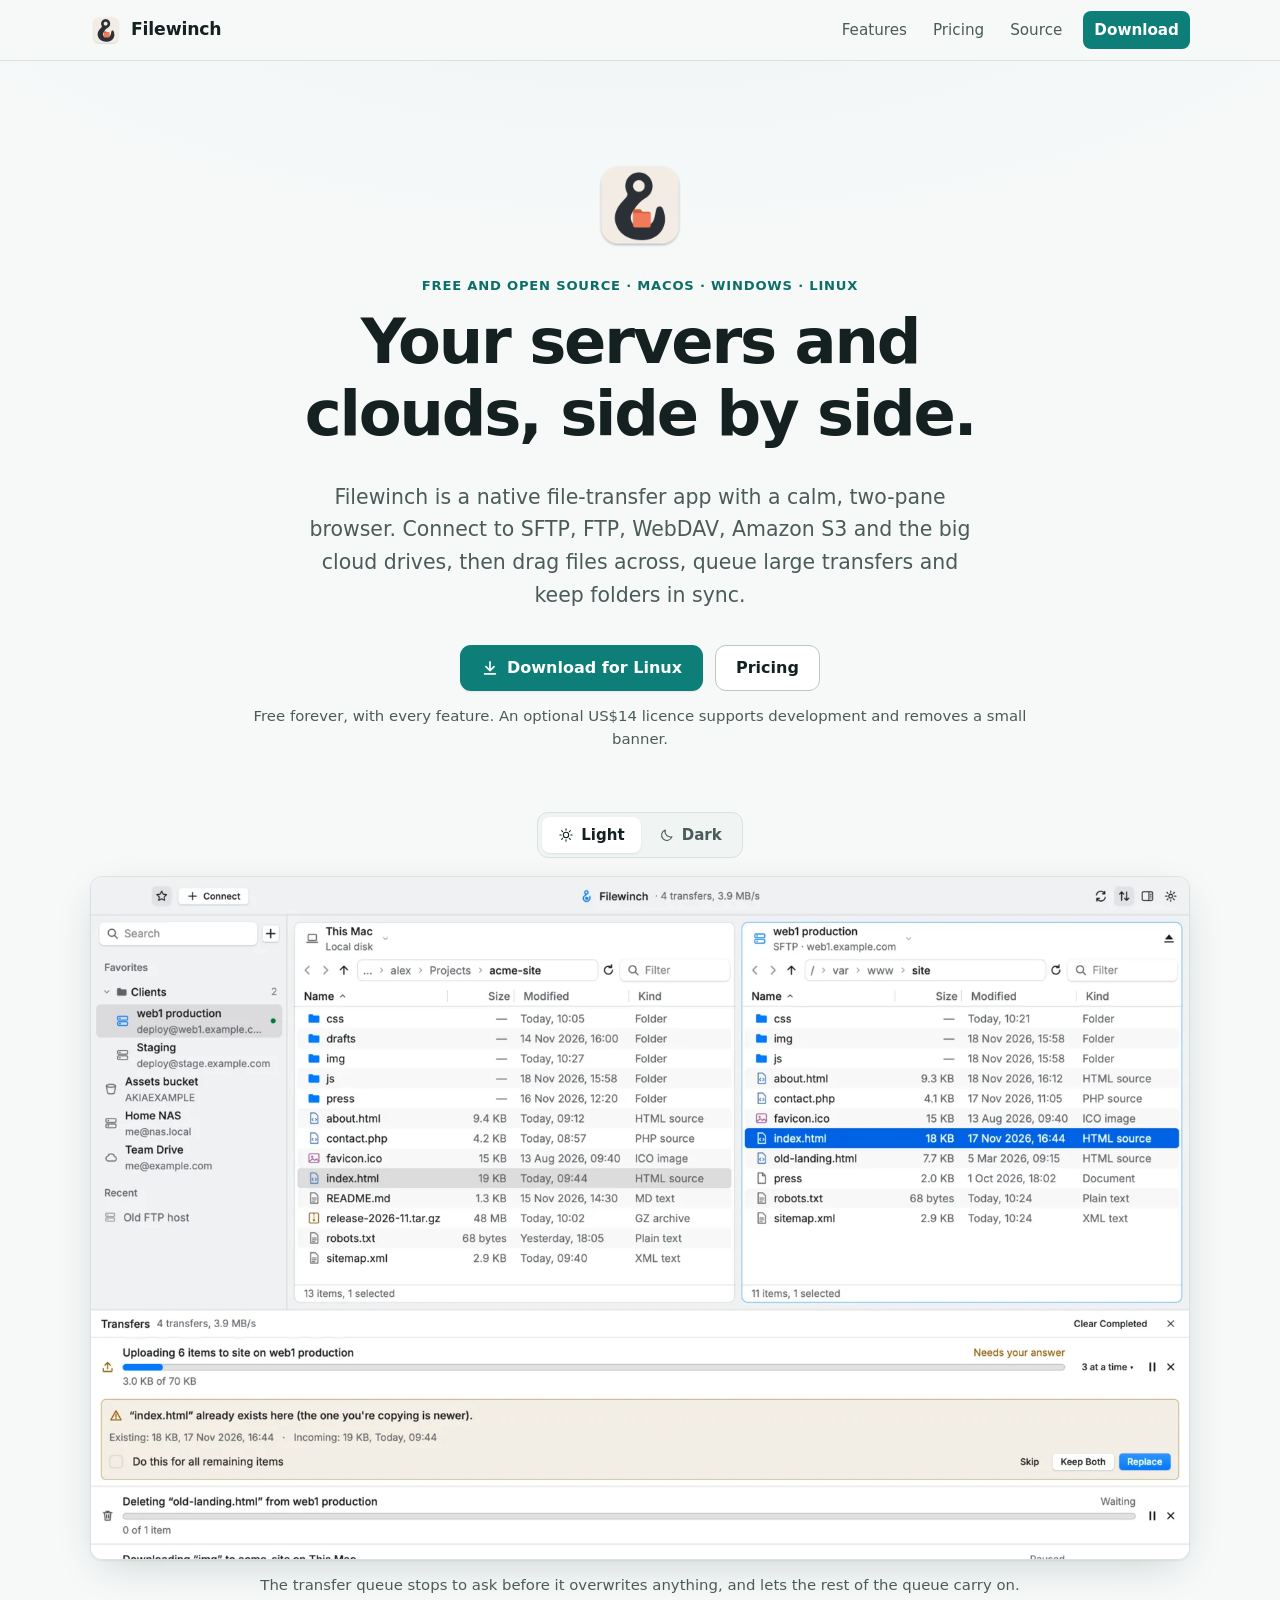
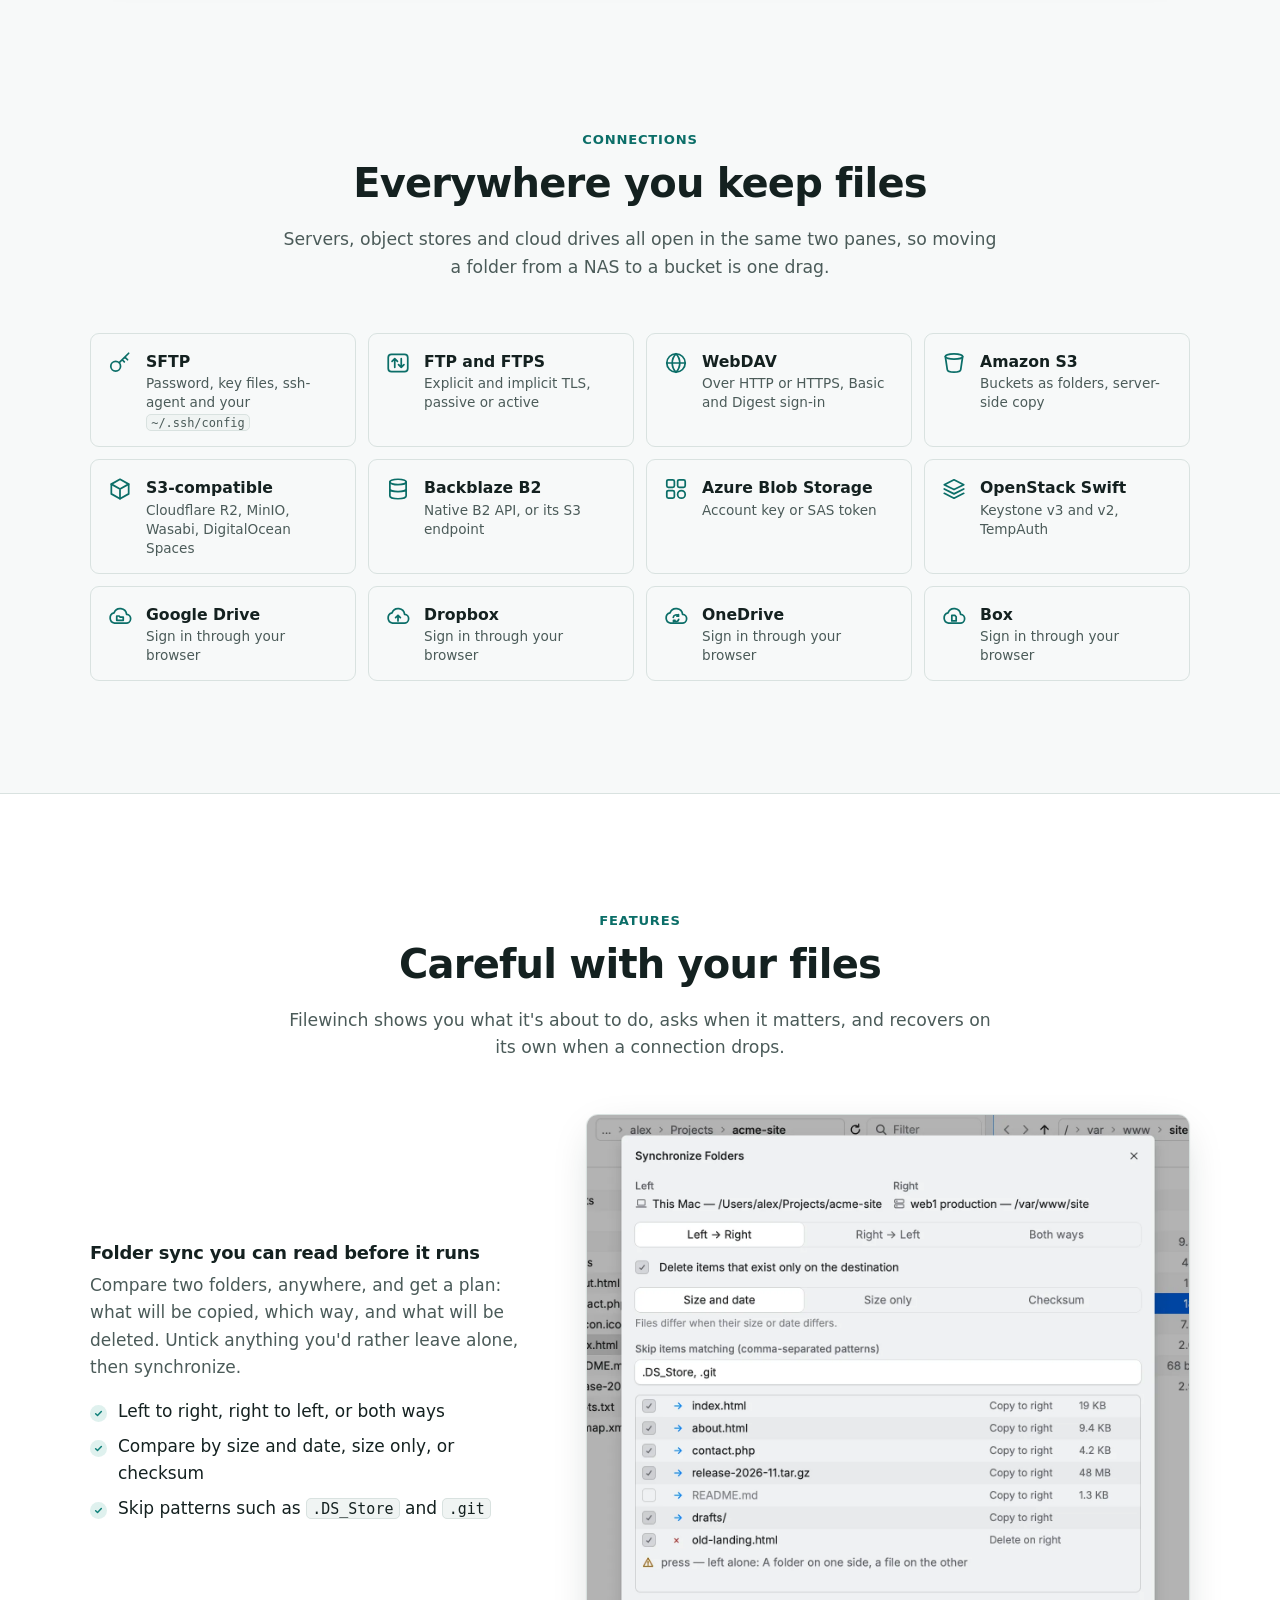
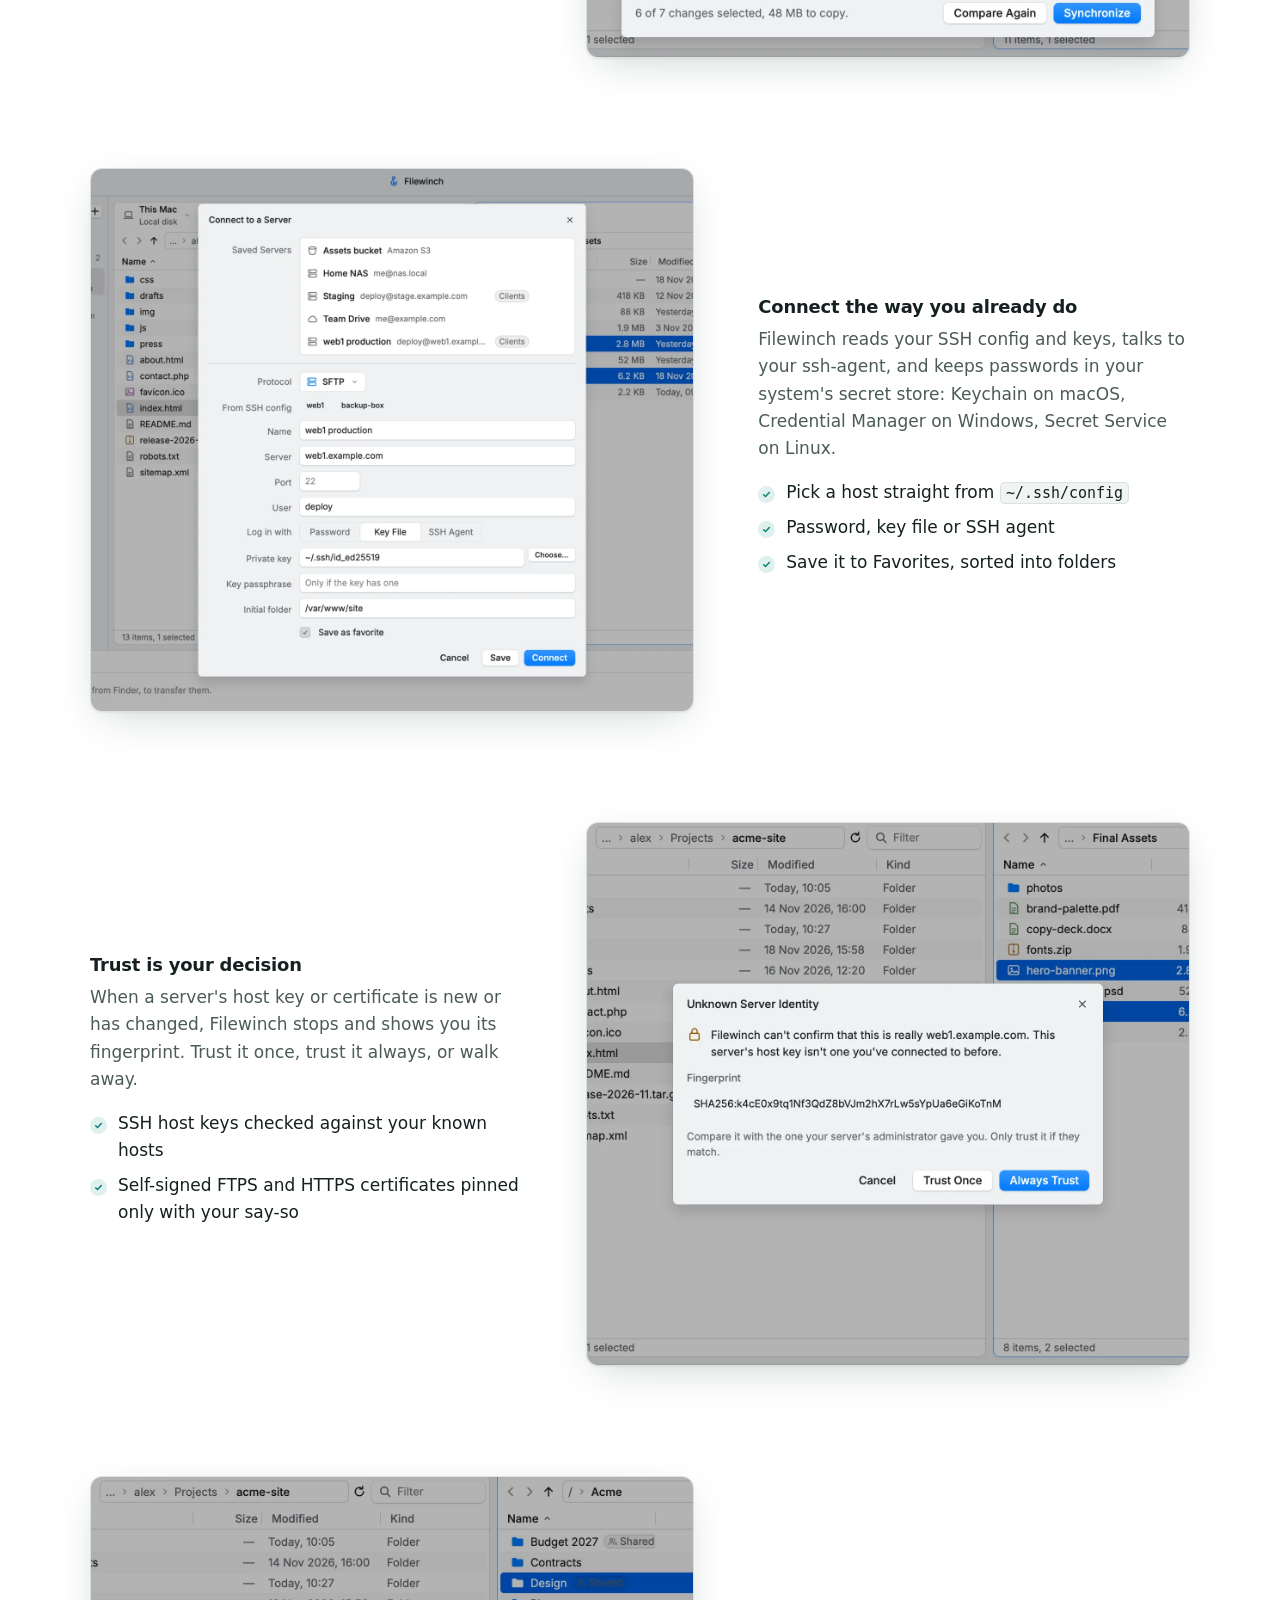
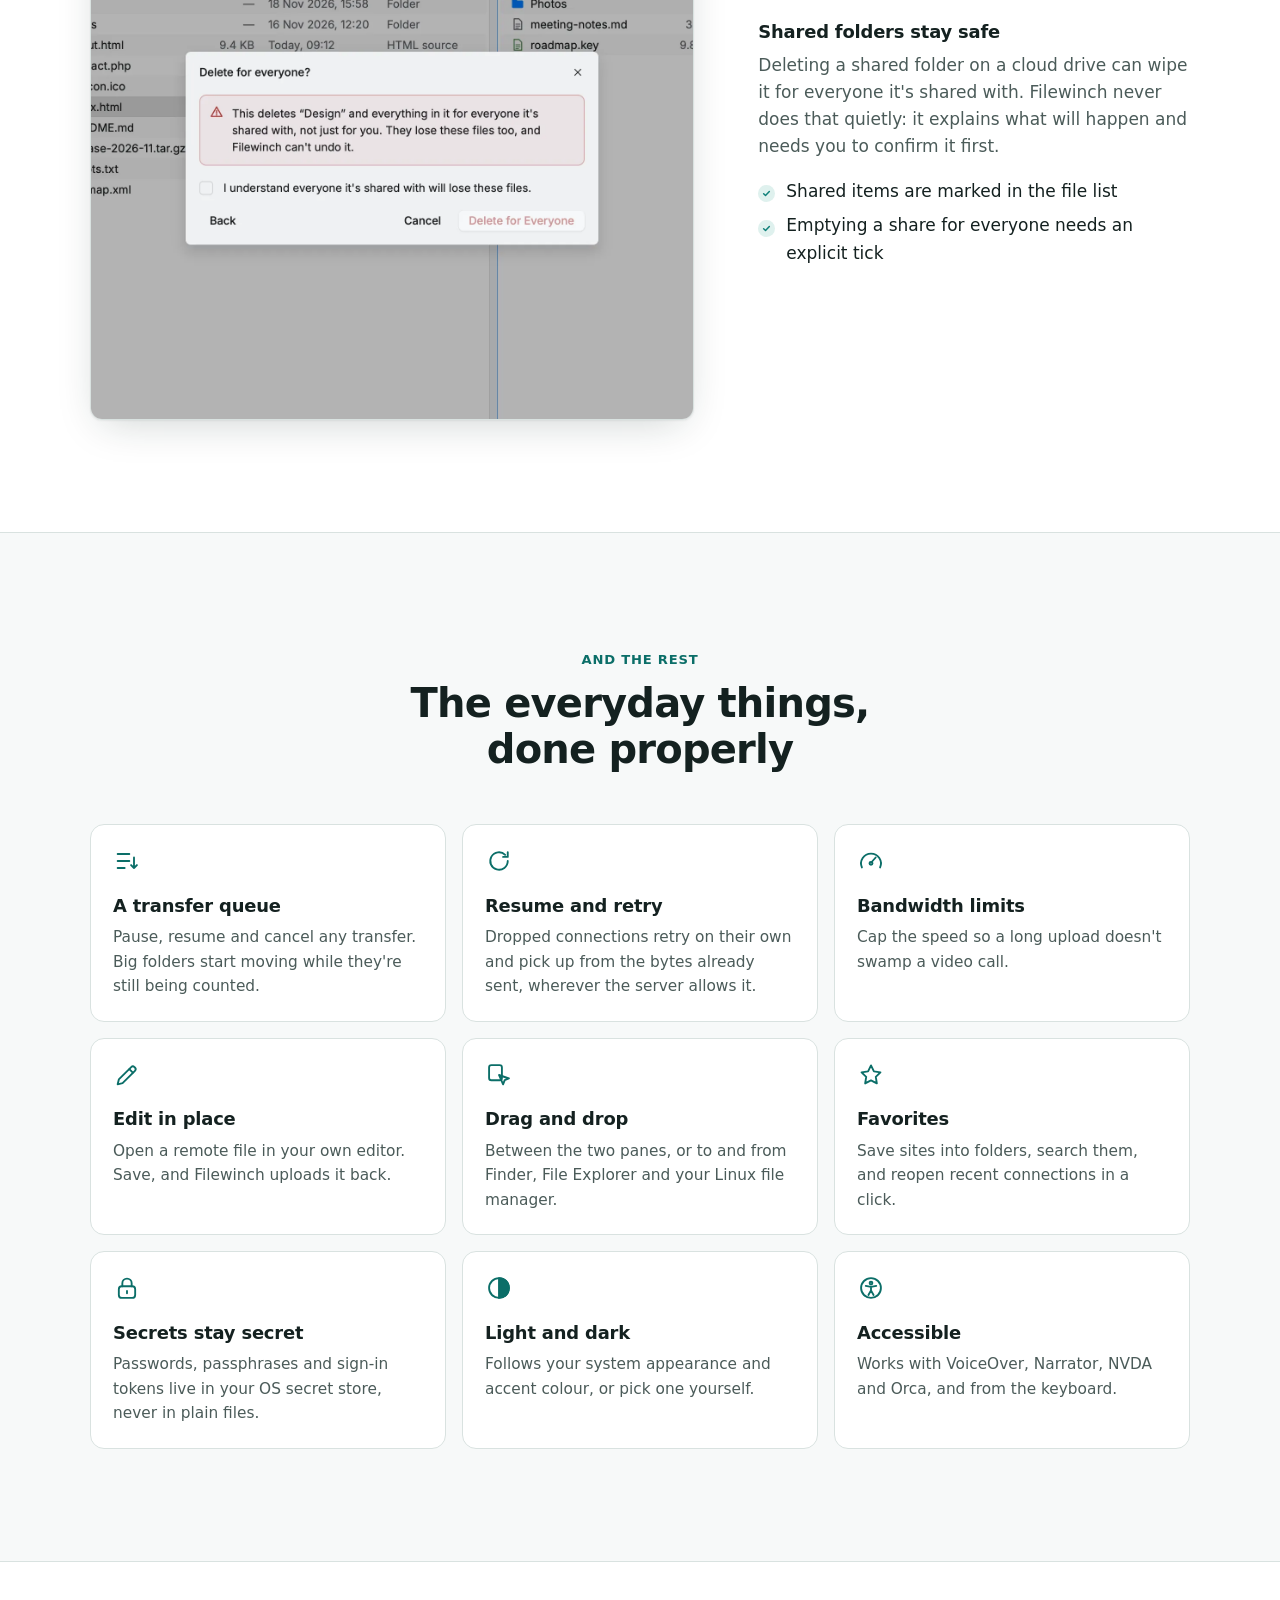
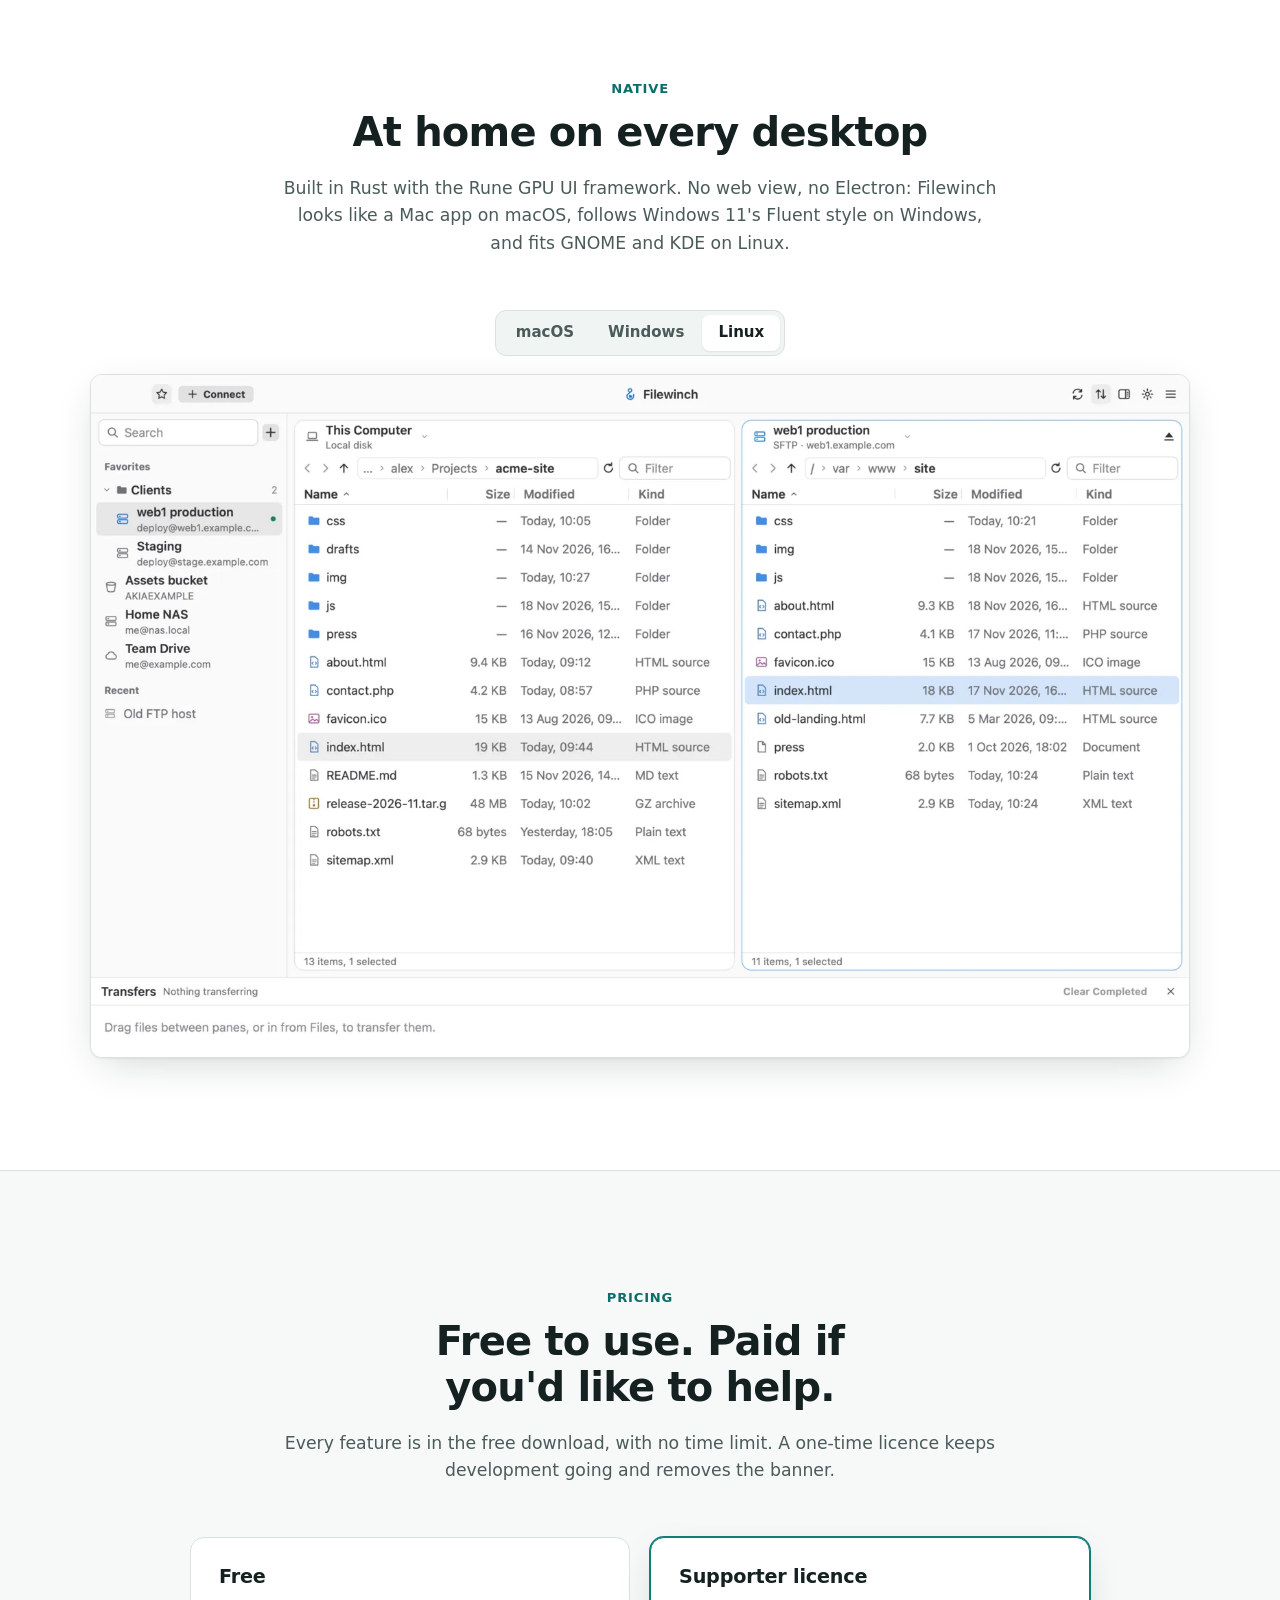
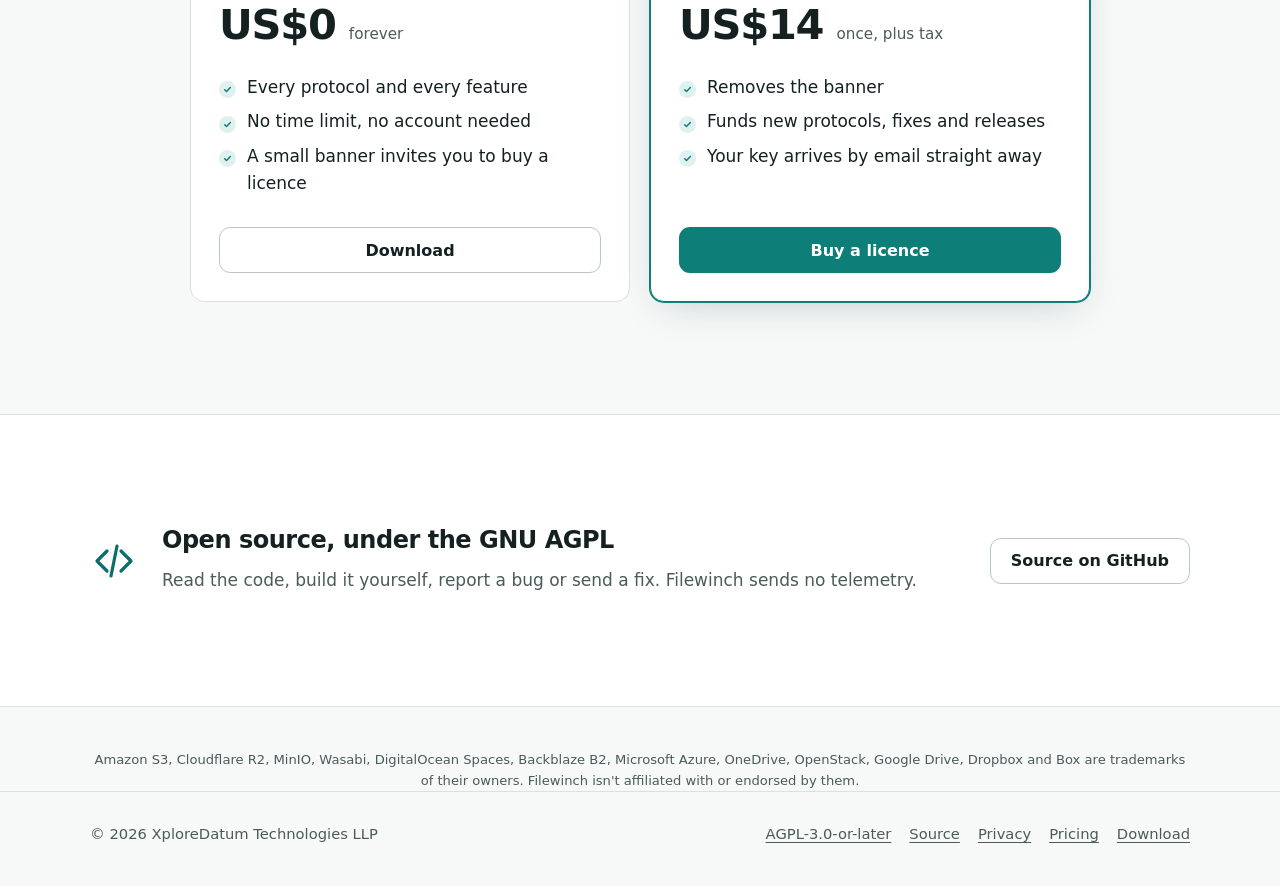
<file: site/index.html>
<!doctype html>
<html lang="en">
<head>
<meta charset="utf-8">
<meta name="viewport" content="width=device-width, initial-scale=1">
<title>Filewinch: native file transfer for SFTP, S3 and cloud drives</title>
<meta name="description" content="Filewinch is a free, open-source, native file-transfer app for macOS, Windows and Linux. A calm two-pane browser for SFTP, FTP, WebDAV, Amazon S3, Azure, Google Drive, Dropbox, OneDrive and Box, with a resumable transfer queue and folder sync.">
<link rel="canonical" href="https://xploredatum.github.io/filewinch/">
<meta name="color-scheme" content="light dark">
<meta name="theme-color" content="#f7f9f9" media="(prefers-color-scheme: light)">
<meta name="theme-color" content="#0d1312" media="(prefers-color-scheme: dark)">
<meta property="og:type" content="website">
<meta property="og:site_name" content="Filewinch">
<meta property="og:title" content="Filewinch: native file transfer for servers and clouds">
<meta property="og:description" content="A free, open-source two-pane file-transfer app for macOS, Windows and Linux. SFTP, FTP, WebDAV, S3, Azure, Google Drive, Dropbox, OneDrive, Box.">
<meta property="og:url" content="https://xploredatum.github.io/filewinch/">
<meta property="og:image" content="https://xploredatum.github.io/filewinch/assets/og.png">
<meta property="og:image:width" content="1200">
<meta property="og:image:height" content="630">
<meta property="og:image:alt" content="The Filewinch window: two file panes and a transfer queue, beside the Filewinch hook icon.">
<meta name="twitter:card" content="summary_large_image">
<link rel="icon" href="favicon.ico" sizes="any">
<link rel="icon" href="assets/icons/favicon.svg" type="image/svg+xml">
<link rel="apple-touch-icon" href="assets/icons/apple-touch-icon.png">
<link rel="stylesheet" href="assets/site.css">
<script>document.documentElement.className += " js";</script>
<script src="config.js" defer></script>
<script src="assets/site.js" defer></script>
<script type="application/ld+json">
{"@context":"https://schema.org","@type":"SoftwareApplication","name":"Filewinch","operatingSystem":"macOS, Windows, Linux","applicationCategory":"UtilitiesApplication","license":"https://www.gnu.org/licenses/agpl-3.0.html","url":"https://xploredatum.github.io/filewinch/","offers":[{"@type":"Offer","price":"0","priceCurrency":"USD"}],"author":{"@type":"Organization","name":"XploreDatum Technologies LLP"}}
</script>
</head>
<body>
<a class="skip" href="#main">Skip to content</a>
<header class="site-header">
  <div class="wrap">
    <a class="brand" href="./"><img src="assets/icons/icon-128.png" alt="" width="32" height="32"><span>Filewinch</span></a>
    <nav class="site-nav" aria-label="Main">
      <ul>
        <li class="opt"><a href="#features">Features</a></li>
        <li><a href="buy.html">Pricing</a></li>
        <li class="opt"><a href="https://github.com/XploreDatum/filewinch">Source</a></li>
        <li class="nav-cta"><a href="download.html">Download</a></li>
      </ul>
    </nav>
  </div>
</header>

<svg width="0" height="0" style="position:absolute" aria-hidden="true" focusable="false">
  <defs>
    <symbol id="i-key" viewBox="0 0 24 24" fill="none" stroke="currentColor" stroke-width="1.6" stroke-linecap="round" stroke-linejoin="round"><circle cx="8" cy="15" r="4.5"/><path d="M11.3 11.7 20 3M16.5 6.5l2.5 2.5M14 9l2 2"/></symbol>
    <symbol id="i-updown" viewBox="0 0 24 24" fill="none" stroke="currentColor" stroke-width="1.6" stroke-linecap="round" stroke-linejoin="round"><rect x="3" y="4" width="18" height="16" rx="3"/><path d="M9 16V8M6.5 10.5 9 8l2.5 2.5M15 8v8M12.5 13.5 15 16l2.5-2.5"/></symbol>
    <symbol id="i-globe" viewBox="0 0 24 24" fill="none" stroke="currentColor" stroke-width="1.6" stroke-linecap="round" stroke-linejoin="round"><circle cx="12" cy="12" r="8.5"/><path d="M3.5 12h17M12 3.5c2.4 2.4 3.5 5.3 3.5 8.5s-1.1 6.1-3.5 8.5c-2.4-2.4-3.5-5.3-3.5-8.5S9.6 5.9 12 3.5z"/></symbol>
    <symbol id="i-bucket" viewBox="0 0 24 24" fill="none" stroke="currentColor" stroke-width="1.6" stroke-linecap="round" stroke-linejoin="round"><ellipse cx="12" cy="6" rx="8" ry="2.5"/><path d="M4 6l1.8 12.2c.2 1.5 2.9 2.3 6.2 2.3s6-.8 6.2-2.3L20 6"/></symbol>
    <symbol id="i-cubes" viewBox="0 0 24 24" fill="none" stroke="currentColor" stroke-width="1.6" stroke-linecap="round" stroke-linejoin="round"><path d="M12 3 4 7.5v9L12 21l8-4.5v-9z"/><path d="M4 7.5 12 12l8-4.5M12 12v9"/></symbol>
    <symbol id="i-disks" viewBox="0 0 24 24" fill="none" stroke="currentColor" stroke-width="1.6" stroke-linecap="round" stroke-linejoin="round"><ellipse cx="12" cy="5.5" rx="7.5" ry="2.5"/><path d="M4.5 5.5v13c0 1.4 3.4 2.5 7.5 2.5s7.5-1.1 7.5-2.5v-13M4.5 12c0 1.4 3.4 2.5 7.5 2.5s7.5-1.1 7.5-2.5"/></symbol>
    <symbol id="i-blocks" viewBox="0 0 24 24" fill="none" stroke="currentColor" stroke-width="1.6" stroke-linecap="round" stroke-linejoin="round"><rect x="3.5" y="3.5" width="7" height="7" rx="1.5"/><rect x="13.5" y="3.5" width="7" height="7" rx="1.5"/><rect x="3.5" y="13.5" width="7" height="7" rx="1.5"/><rect x="13.5" y="13.5" width="7" height="7" rx="3.5"/></symbol>
    <symbol id="i-layers" viewBox="0 0 24 24" fill="none" stroke="currentColor" stroke-width="1.6" stroke-linecap="round" stroke-linejoin="round"><path d="M12 3.5 3 8l9 4.5L21 8z"/><path d="M3 12l9 4.5 9-4.5M3 16l9 4.5 9-4.5"/></symbol>
    <symbol id="i-cloud" viewBox="0 0 24 24" fill="none" stroke="currentColor" stroke-width="1.6" stroke-linecap="round" stroke-linejoin="round"><path d="M7 18.5h10.5a4 4 0 0 0 .6-8 6 6 0 0 0-11.6-1.4A4.8 4.8 0 0 0 7 18.5z"/></symbol>
    <symbol id="i-cloud-folder" viewBox="0 0 24 24" fill="none" stroke="currentColor" stroke-width="1.6" stroke-linecap="round" stroke-linejoin="round"><path d="M7 18.5h10.5a4 4 0 0 0 .6-8 6 6 0 0 0-11.6-1.4A4.8 4.8 0 0 0 7 18.5z"/><path d="M9 16v-4h2.2l.8 1H15v3z"/></symbol>
    <symbol id="i-cloud-up" viewBox="0 0 24 24" fill="none" stroke="currentColor" stroke-width="1.6" stroke-linecap="round" stroke-linejoin="round"><path d="M7 18.5h10.5a4 4 0 0 0 .6-8 6 6 0 0 0-11.6-1.4A4.8 4.8 0 0 0 7 18.5z"/><path d="M12 16.5v-5M9.8 13.5 12 11.3l2.2 2.2"/></symbol>
    <symbol id="i-cloud-sync" viewBox="0 0 24 24" fill="none" stroke="currentColor" stroke-width="1.6" stroke-linecap="round" stroke-linejoin="round"><path d="M7 18.5h10.5a4 4 0 0 0 .6-8 6 6 0 0 0-11.6-1.4A4.8 4.8 0 0 0 7 18.5z"/><path d="M9.5 13.2a2.6 2.6 0 0 1 4.6-1.2M14.5 15a2.6 2.6 0 0 1-4.6 1.2M14.3 10.8v1.4h-1.4M9.7 17.4V16h1.4"/></symbol>
    <symbol id="i-cloud-doc" viewBox="0 0 24 24" fill="none" stroke="currentColor" stroke-width="1.6" stroke-linecap="round" stroke-linejoin="round"><path d="M7 18.5h10.5a4 4 0 0 0 .6-8 6 6 0 0 0-11.6-1.4A4.8 4.8 0 0 0 7 18.5z"/><path d="M10 16.5v-5h2.8l1.2 1.2v3.8z"/></symbol>
    <symbol id="i-queue" viewBox="0 0 24 24" fill="none" stroke="currentColor" stroke-width="1.6" stroke-linecap="round" stroke-linejoin="round"><path d="M4 6h10M4 12h10M4 18h6"/><path d="M18 9v9M15.5 15.5 18 18l2.5-2.5"/></symbol>
    <symbol id="i-gauge" viewBox="0 0 24 24" fill="none" stroke="currentColor" stroke-width="1.6" stroke-linecap="round" stroke-linejoin="round"><path d="M4.2 17.5a8.5 8.5 0 1 1 15.6 0"/><path d="M12 13.5 16 9"/><circle cx="12" cy="14" r="1.3"/></symbol>
    <symbol id="i-pencil" viewBox="0 0 24 24" fill="none" stroke="currentColor" stroke-width="1.6" stroke-linecap="round" stroke-linejoin="round"><path d="M4 20l1-4.2L15.6 5.2a2 2 0 0 1 2.8 0l.4.4a2 2 0 0 1 0 2.8L8.2 19 4 20z"/><path d="M14 7l3 3"/></symbol>
    <symbol id="i-drag" viewBox="0 0 24 24" fill="none" stroke="currentColor" stroke-width="1.6" stroke-linecap="round" stroke-linejoin="round"><rect x="3.5" y="3.5" width="11" height="13" rx="2"/><path d="M12 12l8.5 3-3.6 1.4-1.4 3.6z"/></symbol>
    <symbol id="i-star" viewBox="0 0 24 24" fill="none" stroke="currentColor" stroke-width="1.6" stroke-linecap="round" stroke-linejoin="round"><path d="M12 3.8l2.5 5.1 5.6.8-4 3.9.9 5.6-5-2.6-5 2.6.9-5.6-4-3.9 5.6-.8z"/></symbol>
    <symbol id="i-lock" viewBox="0 0 24 24" fill="none" stroke="currentColor" stroke-width="1.6" stroke-linecap="round" stroke-linejoin="round"><rect x="5" y="10.5" width="14" height="10" rx="2.5"/><path d="M8 10.5V8a4 4 0 0 1 8 0v2.5M12 14.5v2"/></symbol>
    <symbol id="i-access" viewBox="0 0 24 24" fill="none" stroke="currentColor" stroke-width="1.6" stroke-linecap="round" stroke-linejoin="round"><circle cx="12" cy="12" r="8.5"/><circle cx="12" cy="7.8" r="1.2"/><path d="M7.5 10.2 12 11l4.5-.8M12 11v3l-2.2 4M12 14l2.2 4"/></symbol>
    <symbol id="i-contrast" viewBox="0 0 24 24" fill="none" stroke="currentColor" stroke-width="1.6" stroke-linecap="round" stroke-linejoin="round"><circle cx="12" cy="12" r="8.5"/><path d="M12 3.5v17a8.5 8.5 0 0 0 0-17z" fill="currentColor"/></symbol>
    <symbol id="i-retry" viewBox="0 0 24 24" fill="none" stroke="currentColor" stroke-width="1.6" stroke-linecap="round" stroke-linejoin="round"><path d="M19.5 12a7.5 7.5 0 1 1-2.2-5.3"/><path d="M19.5 4.5v4h-4"/></symbol>
    <symbol id="i-sun" viewBox="0 0 24 24" fill="none" stroke="currentColor" stroke-width="1.6" stroke-linecap="round"><circle cx="12" cy="12" r="4"/><path d="M12 2.8v2M12 19.2v2M2.8 12h2M19.2 12h2M5.5 5.5l1.4 1.4M17.1 17.1l1.4 1.4M5.5 18.5l1.4-1.4M17.1 6.9l1.4-1.4"/></symbol>
    <symbol id="i-moon" viewBox="0 0 24 24" fill="none" stroke="currentColor" stroke-width="1.6" stroke-linecap="round" stroke-linejoin="round"><path d="M19.5 14.5A8 8 0 0 1 9.5 4.5a8 8 0 1 0 10 10z"/></symbol>
    <symbol id="i-code" viewBox="0 0 24 24" fill="none" stroke="currentColor" stroke-width="1.6" stroke-linecap="round" stroke-linejoin="round"><path d="M8.5 7 3.5 12l5 5M15.5 7l5 5-5 5M13.5 4.5l-3 15"/></symbol>
  </defs>
</svg>

<main id="main">
  <section class="hero" aria-labelledby="hero-title">
    <div class="wrap">
      <div class="intro">
        <img class="app-icon" src="assets/icons/icon-256.png" alt="" width="96" height="96">
        <span class="kicker">Free and open source · macOS · Windows · Linux</span>
        <h1 id="hero-title">Your servers and clouds, side by side.</h1>
        <p class="lede">Filewinch is a native file-transfer app with a calm, two-pane browser. Connect to SFTP, FTP, WebDAV, Amazon S3 and the big cloud drives, then drag files across, queue large transfers and keep folders in sync.</p>
        <div class="cta-row">
          <a class="btn btn-primary" href="download.html"><svg aria-hidden="true" viewBox="0 0 20 20" fill="none" stroke="currentColor" stroke-width="1.8" stroke-linecap="round" stroke-linejoin="round"><path d="M10 3v10M5.5 8.5 10 13l4.5-4.5M4 16.5h12"/></svg><span data-download-label>Download Filewinch</span></a>
          <a class="btn btn-secondary" href="buy.html">Pricing</a>
        </div>
        <p class="cta-note">Free forever, with every feature. An optional US$14 licence supports development and removes a small banner.</p>
      </div>

      <div class="showcase">
        <div class="tablist" role="tablist" aria-label="Appearance">
          <button type="button" role="tab" id="t-light" aria-controls="p-light" aria-selected="true"><svg aria-hidden="true"><use href="#i-sun"/></svg>Light</button>
          <button type="button" role="tab" id="t-dark" aria-controls="p-dark" aria-selected="false" tabindex="-1"><svg aria-hidden="true"><use href="#i-moon"/></svg>Dark</button>
        </div>
        <div class="frame" role="tabpanel" id="p-light" aria-labelledby="t-light" tabindex="0">
          <img src="assets/shots/macos-transfers.webp" width="1600" height="994" fetchpriority="high" alt="Filewinch in light mode on macOS. Favorites on the left, the local acme-site folder and the web1 production server in two panes, and the transfer queue below: an upload asks whether to replace index.html, skip it or keep both, while a delete waits and a download is paused.">
        </div>
        <div class="frame" role="tabpanel" id="p-dark" aria-labelledby="t-dark" tabindex="0" hidden>
          <img src="assets/shots/macos-transfers-dark.webp" width="1600" height="994" loading="lazy" alt="The same Filewinch window in dark mode: two panes, Favorites and the transfer queue with its replace, skip or keep both question.">
        </div>
        <p class="caption">The transfer queue stops to ask before it overwrites anything, and lets the rest of the queue carry on.</p>
      </div>
    </div>
  </section>

  <section class="section" id="protocols" aria-labelledby="protocols-title">
    <div class="wrap">
      <div class="section-head">
        <span class="kicker">Connections</span>
        <h2 id="protocols-title">Everywhere you keep files</h2>
        <p>Servers, object stores and cloud drives all open in the same two panes, so moving a folder from a NAS to a bucket is one drag.</p>
      </div>
      <ul class="protocols">
        <li><svg aria-hidden="true"><use href="#i-key"/></svg><div><strong>SFTP</strong><span>Password, key files, ssh-agent and your <code>~/.ssh/config</code></span></div></li>
        <li><svg aria-hidden="true"><use href="#i-updown"/></svg><div><strong>FTP and FTPS</strong><span>Explicit and implicit TLS, passive or active</span></div></li>
        <li><svg aria-hidden="true"><use href="#i-globe"/></svg><div><strong>WebDAV</strong><span>Over HTTP or HTTPS, Basic and Digest sign-in</span></div></li>
        <li><svg aria-hidden="true"><use href="#i-bucket"/></svg><div><strong>Amazon S3</strong><span>Buckets as folders, server-side copy</span></div></li>
        <li><svg aria-hidden="true"><use href="#i-cubes"/></svg><div><strong>S3-compatible</strong><span>Cloudflare R2, MinIO, Wasabi, DigitalOcean Spaces</span></div></li>
        <li><svg aria-hidden="true"><use href="#i-disks"/></svg><div><strong>Backblaze B2</strong><span>Native B2 API, or its S3 endpoint</span></div></li>
        <li><svg aria-hidden="true"><use href="#i-blocks"/></svg><div><strong>Azure Blob Storage</strong><span>Account key or SAS token</span></div></li>
        <li><svg aria-hidden="true"><use href="#i-layers"/></svg><div><strong>OpenStack Swift</strong><span>Keystone v3 and v2, TempAuth</span></div></li>
        <li><svg aria-hidden="true"><use href="#i-cloud-folder"/></svg><div><strong>Google Drive</strong><span>Sign in through your browser</span></div></li>
        <li><svg aria-hidden="true"><use href="#i-cloud-up"/></svg><div><strong>Dropbox</strong><span>Sign in through your browser</span></div></li>
        <li><svg aria-hidden="true"><use href="#i-cloud-sync"/></svg><div><strong>OneDrive</strong><span>Sign in through your browser</span></div></li>
        <li><svg aria-hidden="true"><use href="#i-cloud-doc"/></svg><div><strong>Box</strong><span>Sign in through your browser</span></div></li>
      </ul>
    </div>
  </section>

  <section class="section band" id="features" aria-labelledby="features-title">
    <div class="wrap">
      <div class="section-head">
        <span class="kicker">Features</span>
        <h2 id="features-title">Careful with your files</h2>
        <p>Filewinch shows you what it's about to do, asks when it matters, and recovers on its own when a connection drops.</p>
      </div>

      <div class="feature">
        <div class="copy">
          <h3>Folder sync you can read before it runs</h3>
          <p>Compare two folders, anywhere, and get a plan: what will be copied, which way, and what will be deleted. Untick anything you'd rather leave alone, then synchronize.</p>
          <ul class="ticks">
            <li>Left to right, right to left, or both ways</li>
            <li>Compare by size and date, size only, or checksum</li>
            <li>Skip patterns such as <code>.DS_Store</code> and <code>.git</code></li>
          </ul>
        </div>
        <div class="frame">
          <picture>
            <source srcset="assets/shots/macos-sync-dark.webp" media="(prefers-color-scheme: dark)">
            <img src="assets/shots/macos-sync.webp" width="1400" height="1260" loading="lazy" alt="The Synchronize Folders sheet: left to right from acme-site to the web1 production server, comparing size and date, listing six files to copy and one to delete, with one change unticked.">
          </picture>
        </div>
      </div>

      <div class="feature flip">
        <div class="copy">
          <h3>Connect the way you already do</h3>
          <p>Filewinch reads your SSH config and keys, talks to your ssh-agent, and keeps passwords in your system's secret store: Keychain on macOS, Credential Manager on Windows, Secret Service on Linux.</p>
          <ul class="ticks">
            <li>Pick a host straight from <code>~/.ssh/config</code></li>
            <li>Password, key file or SSH agent</li>
            <li>Save it to Favorites, sorted into folders</li>
          </ul>
        </div>
        <div class="frame">
          <picture>
            <source srcset="assets/shots/macos-connect-sftp-dark.webp" media="(prefers-color-scheme: dark)">
            <img src="assets/shots/macos-connect-sftp.webp" width="1400" height="1260" loading="lazy" alt="The Connect to a Server sheet for SFTP: hosts from the SSH config, server web1.example.com, port 22, user deploy, logging in with the key file ~/.ssh/id_ed25519, and an initial folder.">
          </picture>
        </div>
      </div>

      <div class="feature">
        <div class="copy">
          <h3>Trust is your decision</h3>
          <p>When a server's host key or certificate is new or has changed, Filewinch stops and shows you its fingerprint. Trust it once, trust it always, or walk away.</p>
          <ul class="ticks">
            <li>SSH host keys checked against your known hosts</li>
            <li>Self-signed FTPS and HTTPS certificates pinned only with your say-so</li>
          </ul>
        </div>
        <div class="frame">
          <picture>
            <source srcset="assets/shots/macos-trust-dark.webp" media="(prefers-color-scheme: dark)">
            <img src="assets/shots/macos-trust.webp" width="1400" height="1260" loading="lazy" alt="An Unknown Server Identity alert: Filewinch can't confirm this is really web1.example.com, shows the SHA256 fingerprint, and offers Cancel, Trust Once and Always Trust.">
          </picture>
        </div>
      </div>

      <div class="feature flip">
        <div class="copy">
          <h3>Shared folders stay safe</h3>
          <p>Deleting a shared folder on a cloud drive can wipe it for everyone it's shared with. Filewinch never does that quietly: it explains what will happen and needs you to confirm it first.</p>
          <ul class="ticks">
            <li>Shared items are marked in the file list</li>
            <li>Emptying a share for everyone needs an explicit tick</li>
          </ul>
        </div>
        <div class="frame">
          <picture>
            <source srcset="assets/shots/macos-delete-shared-everyone-dark.webp" media="(prefers-color-scheme: dark)">
            <img src="assets/shots/macos-delete-shared-everyone.webp" width="1400" height="1260" loading="lazy" alt="A Delete for everyone? dialog over a Dropbox folder: deleting the shared Design folder removes it for everyone it's shared with, and the Delete for Everyone button stays disabled until the person ticks that they understand.">
          </picture>
        </div>
      </div>
    </div>
  </section>

  <section class="section" id="details" aria-labelledby="details-title">
    <div class="wrap">
      <div class="section-head">
        <span class="kicker">And the rest</span>
        <h2 id="details-title">The everyday things, done properly</h2>
      </div>
      <div class="cards">
        <div class="card"><svg aria-hidden="true"><use href="#i-queue"/></svg><h3>A transfer queue</h3><p>Pause, resume and cancel any transfer. Big folders start moving while they're still being counted.</p></div>
        <div class="card"><svg aria-hidden="true"><use href="#i-retry"/></svg><h3>Resume and retry</h3><p>Dropped connections retry on their own and pick up from the bytes already sent, wherever the server allows it.</p></div>
        <div class="card"><svg aria-hidden="true"><use href="#i-gauge"/></svg><h3>Bandwidth limits</h3><p>Cap the speed so a long upload doesn't swamp a video call.</p></div>
        <div class="card"><svg aria-hidden="true"><use href="#i-pencil"/></svg><h3>Edit in place</h3><p>Open a remote file in your own editor. Save, and Filewinch uploads it back.</p></div>
        <div class="card"><svg aria-hidden="true"><use href="#i-drag"/></svg><h3>Drag and drop</h3><p>Between the two panes, or to and from Finder, File Explorer and your Linux file manager.</p></div>
        <div class="card"><svg aria-hidden="true"><use href="#i-star"/></svg><h3>Favorites</h3><p>Save sites into folders, search them, and reopen recent connections in a click.</p></div>
        <div class="card"><svg aria-hidden="true"><use href="#i-lock"/></svg><h3>Secrets stay secret</h3><p>Passwords, passphrases and sign-in tokens live in your OS secret store, never in plain files.</p></div>
        <div class="card"><svg aria-hidden="true"><use href="#i-contrast"/></svg><h3>Light and dark</h3><p>Follows your system appearance and accent colour, or pick one yourself.</p></div>
        <div class="card"><svg aria-hidden="true"><use href="#i-access"/></svg><h3>Accessible</h3><p>Works with VoiceOver, Narrator, NVDA and Orca, and from the keyboard.</p></div>
      </div>
    </div>
  </section>

  <section class="section band" id="native" aria-labelledby="native-title">
    <div class="wrap">
      <div class="section-head">
        <span class="kicker">Native</span>
        <h2 id="native-title">At home on every desktop</h2>
        <p>Built in Rust with the Rune GPU UI framework. No web view, no Electron: Filewinch looks like a Mac app on macOS, follows Windows 11's Fluent style on Windows, and fits GNOME and KDE on Linux.</p>
      </div>
      <div class="showcase" style="margin-top:0">
        <div class="tablist" role="tablist" aria-label="Operating system" data-follow-os>
          <button type="button" role="tab" id="t-mac" data-os="macos" aria-controls="p-mac" aria-selected="true">macOS</button>
          <button type="button" role="tab" id="t-win" data-os="windows" aria-controls="p-win" aria-selected="false" tabindex="-1">Windows</button>
          <button type="button" role="tab" id="t-lin" data-os="linux" aria-controls="p-lin" aria-selected="false" tabindex="-1">Linux</button>
        </div>
        <div class="frame" role="tabpanel" id="p-mac" aria-labelledby="t-mac" tabindex="0">
          <picture>
            <source srcset="assets/shots/macos-remote-dark.webp" media="(prefers-color-scheme: dark)">
            <img src="assets/shots/macos-remote.webp" width="1600" height="994" loading="lazy" alt="Filewinch on macOS: a centred title, Favorites in a sidebar, the local acme-site folder on the left and the web1 production SFTP server on the right.">
          </picture>
        </div>
        <div class="frame" role="tabpanel" id="p-win" aria-labelledby="t-win" tabindex="0" hidden>
          <picture>
            <source srcset="assets/shots/windows-remote-dark.webp" media="(prefers-color-scheme: dark)">
            <img src="assets/shots/windows-remote.webp" width="1600" height="994" loading="lazy" alt="Filewinch on Windows 11: the title at the top left in Fluent style, with yellow folders, Favorites, and the local and server panes side by side.">
          </picture>
        </div>
        <div class="frame" role="tabpanel" id="p-lin" aria-labelledby="t-lin" tabindex="0" hidden>
          <picture>
            <source srcset="assets/shots/linux-remote-dark.webp" media="(prefers-color-scheme: dark)">
            <img src="assets/shots/linux-remote.webp" width="1600" height="994" loading="lazy" alt="Filewinch on Linux in a GNOME-style look: Favorites, and the local and server panes side by side.">
          </picture>
        </div>
      </div>
    </div>
  </section>

  <section class="section" id="pricing" aria-labelledby="pricing-title">
    <div class="wrap">
      <div class="section-head">
        <span class="kicker">Pricing</span>
        <h2 id="pricing-title">Free to use. Paid if you'd like to help.</h2>
        <p>Every feature is in the free download, with no time limit. A one-time licence keeps development going and removes the banner.</p>
      </div>
      <div class="plans">
        <div class="plan">
          <h3>Free</h3>
          <p class="price">US$0 <small>forever</small></p>
          <ul class="ticks">
            <li>Every protocol and every feature</li>
            <li>No time limit, no account needed</li>
            <li>A small banner invites you to buy a licence</li>
          </ul>
          <a class="btn btn-secondary" href="download.html">Download</a>
        </div>
        <div class="plan featured">
          <h3>Supporter licence</h3>
          <p class="price">US$14 <small>once, plus tax</small></p>
          <ul class="ticks">
            <li>Removes the banner</li>
            <li>Funds new protocols, fixes and releases</li>
            <li>Your key arrives by email straight away</li>
          </ul>
          <a class="btn btn-primary" href="buy.html">Buy a licence</a>
        </div>
      </div>
    </div>
  </section>

  <section class="section band" aria-labelledby="oss-title">
    <div class="wrap oss">
      <svg aria-hidden="true"><use href="#i-code"/></svg>
      <div>
        <h2 id="oss-title" style="font-size:1.5rem">Open source, under the GNU AGPL</h2>
        <p>Read the code, build it yourself, report a bug or send a fix. Filewinch sends no telemetry.</p>
      </div>
      <a class="btn btn-secondary" href="https://github.com/XploreDatum/filewinch">Source on GitHub</a>
    </div>
  </section>

  <p class="wrap caption" style="padding:28px var(--gutter) 0;font-size:0.82rem">Amazon S3, Cloudflare R2, MinIO, Wasabi, DigitalOcean Spaces, Backblaze B2, Microsoft Azure, OneDrive, OpenStack, Google Drive, Dropbox and Box are trademarks of their owners. Filewinch isn't affiliated with or endorsed by them.</p>
</main>

<footer class="site-footer">
  <div class="wrap">
    <p style="margin:0">© 2026 XploreDatum Technologies LLP</p>
    <ul>
      <li><a href="license.html">AGPL-3.0-or-later</a></li>
      <li><a href="https://github.com/XploreDatum/filewinch">Source</a></li>
      <li><a href="privacy.html">Privacy</a></li>
      <li><a href="buy.html">Pricing</a></li>
      <li><a href="download.html">Download</a></li>
    </ul>
  </div>
</footer>
</body>
</html>
</file>
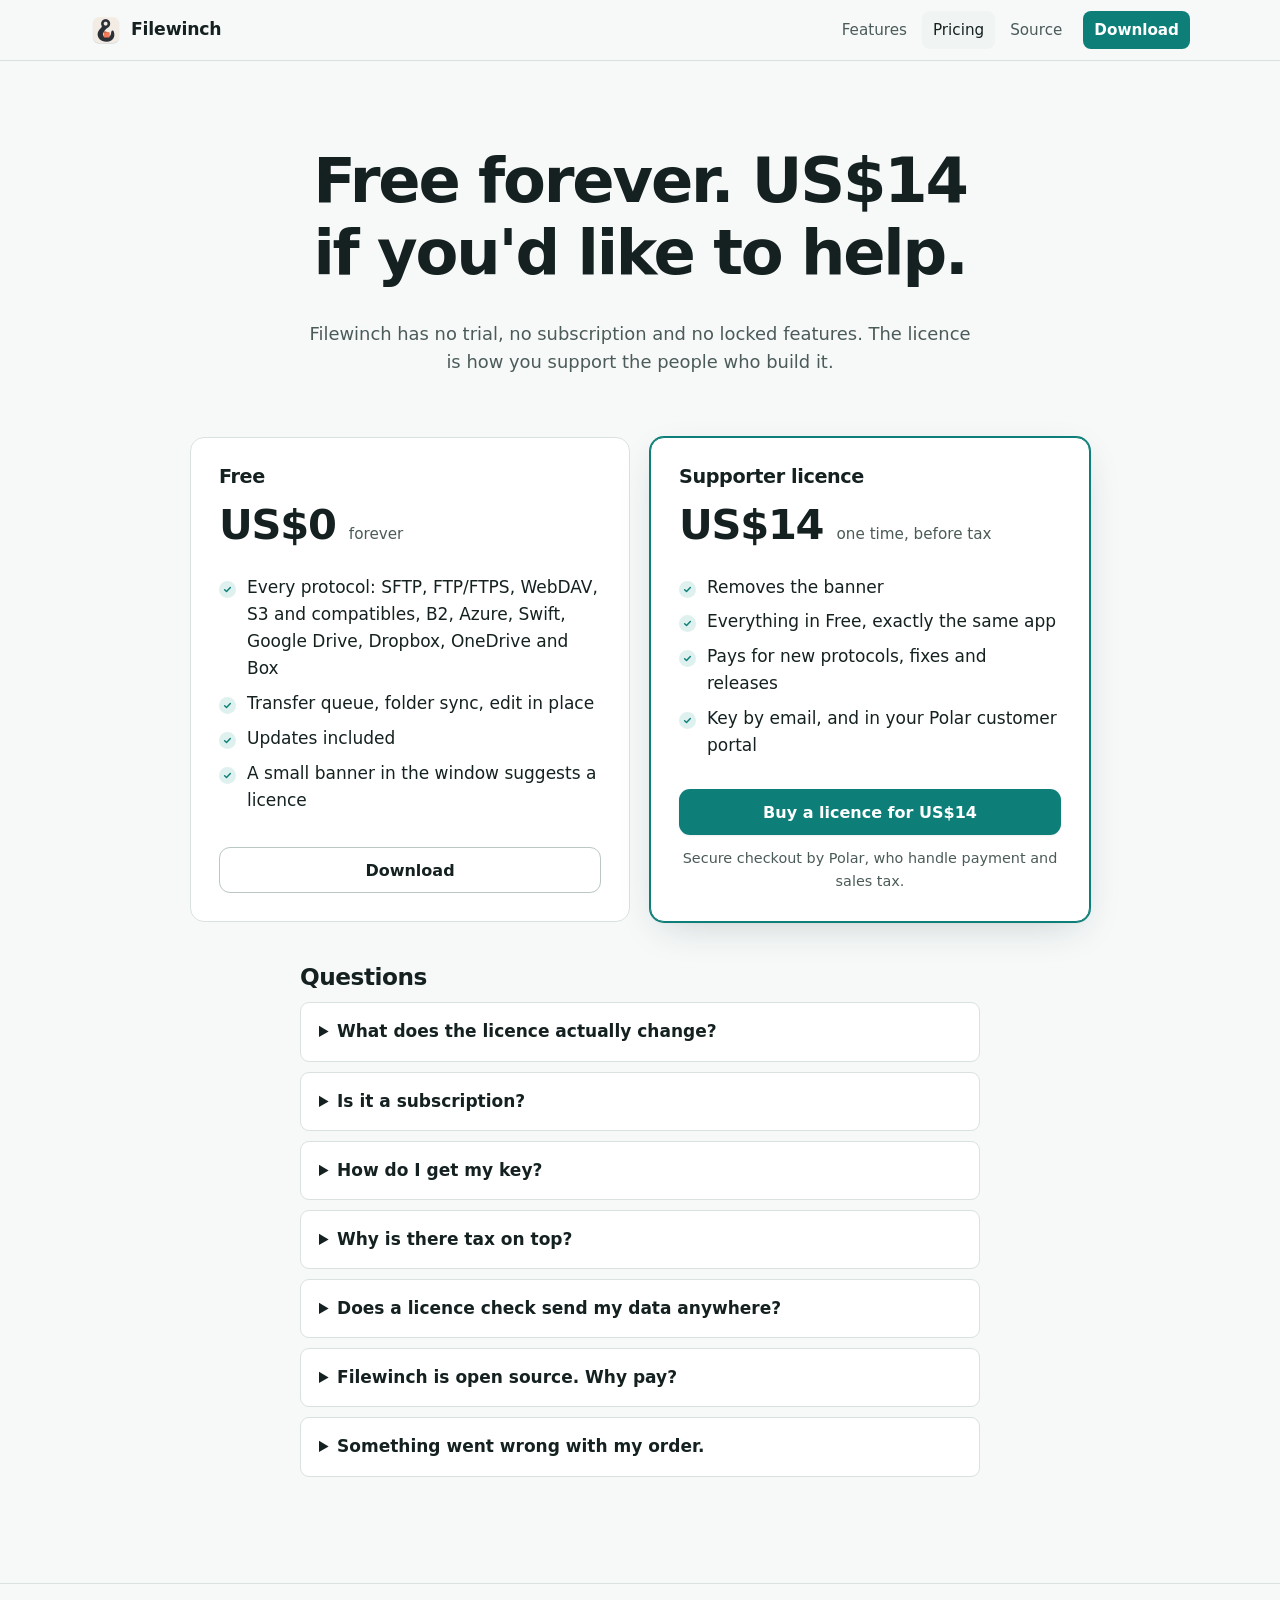
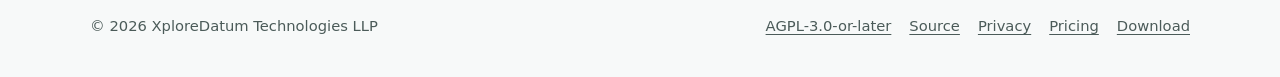
<file: site/buy.html>
<!doctype html>
<html lang="en">
<head>
<meta charset="utf-8">
<meta name="viewport" content="width=device-width, initial-scale=1">
<title>Buy a Filewinch licence: US$14, once</title>
<meta name="description" content="Filewinch is free to use forever with every feature. A US$14 one-time licence supports development and removes the small banner.">
<link rel="canonical" href="https://xploredatum.github.io/filewinch/buy.html">
<meta name="color-scheme" content="light dark">
<meta name="theme-color" content="#f7f9f9" media="(prefers-color-scheme: light)">
<meta name="theme-color" content="#0d1312" media="(prefers-color-scheme: dark)">
<meta property="og:type" content="website">
<meta property="og:site_name" content="Filewinch">
<meta property="og:title" content="Buy a Filewinch licence: US$14, once">
<meta property="og:description" content="Filewinch is free to use forever with every feature. A US$14 one-time licence supports development and removes the small banner.">
<meta property="og:url" content="https://xploredatum.github.io/filewinch/buy.html">
<meta property="og:image" content="https://xploredatum.github.io/filewinch/assets/og.png">
<meta property="og:image:width" content="1200">
<meta property="og:image:height" content="630">
<meta property="og:image:alt" content="The Filewinch window: two file panes and a transfer queue, beside the Filewinch hook icon.">
<meta name="twitter:card" content="summary_large_image">
<link rel="icon" href="favicon.ico" sizes="any">
<link rel="icon" href="assets/icons/favicon.svg" type="image/svg+xml">
<link rel="apple-touch-icon" href="assets/icons/apple-touch-icon.png">
<link rel="stylesheet" href="assets/site.css">
<script>document.documentElement.className += " js";</script>
<script src="config.js" defer></script>
<script src="assets/site.js" defer></script>
</head>
<body>
<a class="skip" href="#main">Skip to content</a>
<header class="site-header">
  <div class="wrap">
    <a class="brand" href="./"><img src="assets/icons/icon-128.png" alt="" width="32" height="32"><span>Filewinch</span></a>
    <nav class="site-nav" aria-label="Main">
      <ul>
        <li class="opt"><a href="./#features">Features</a></li>
        <li><a href="buy.html" aria-current="page">Pricing</a></li>
        <li class="opt"><a href="https://github.com/XploreDatum/filewinch">Source</a></li>
        <li class="nav-cta"><a href="download.html">Download</a></li>
      </ul>
    </nav>
  </div>
</header>

<main id="main">
  <div class="wrap">
    <div class="page-head" style="text-align:center">
      <h1>Free forever. US$14 if you'd like to help.</h1>
      <p class="lede" style="margin-bottom:0">Filewinch has no trial, no subscription and no locked features. The licence is how you support the people who build it.</p>
    </div>

    <div class="plans" style="margin-top:28px">
      <div class="plan">
        <h2 style="font-size:1.2rem;margin-bottom:4px">Free</h2>
        <p class="price">US$0 <small>forever</small></p>
        <ul class="ticks">
          <li>Every protocol: SFTP, FTP/FTPS, WebDAV, S3 and compatibles, B2, Azure, Swift, Google Drive, Dropbox, OneDrive and Box</li>
          <li>Transfer queue, folder sync, edit in place</li>
          <li>Updates included</li>
          <li>A small banner in the window suggests a licence</li>
        </ul>
        <a class="btn btn-secondary" href="download.html">Download</a>
      </div>
      <div class="plan featured" id="checkout">
        <h2 style="font-size:1.2rem;margin-bottom:4px">Supporter licence</h2>
        <p class="price">US$14 <small>one time, before tax</small></p>
        <ul class="ticks">
          <li>Removes the banner</li>
          <li>Everything in Free, exactly the same app</li>
          <li>Pays for new protocols, fixes and releases</li>
          <li>Key by email, and in your Polar customer portal</li>
        </ul>
        <a class="btn btn-primary" data-checkout href="#checkout"><span data-checkout-label>Buy a licence for US$14</span></a>
        <noscript><p class="fine" style="margin:12px 0 0;text-align:center">The checkout opens with JavaScript turned on.</p></noscript>
        <p class="fine" style="margin:12px 0 0;text-align:center">Secure checkout by Polar, who handle payment and sales tax.</p>
      </div>
    </div>
  </div>

  <div class="wrap narrow prose">
    <h2 id="faq">Questions</h2>
    <details><summary>What does the licence actually change?</summary><div><p>Only the banner. Free and licensed copies are the same app with the same features. Entering a key hides the banner and tells us you're behind the project.</p></div></details>
    <details><summary>Is it a subscription?</summary><div><p>No. You pay once. There's nothing to renew.</p></div></details>
    <details><summary>How do I get my key?</summary><div><p>Polar emails it to you right after checkout. It's also kept in your <a href="https://polar.sh/xploredatum/portal">Polar customer portal</a>, so you can find it again at any time. <a href="thanks.html">How to enter it</a>.</p></div></details>
    <details><summary>Why is there tax on top?</summary><div><p>US$14 is the price before tax. Polar acts as the seller of record and adds the sales tax or VAT your country requires at checkout.</p></div></details>
    <details><summary>Does a licence check send my data anywhere?</summary><div><p>Checking a key talks to Polar and sends the key, nothing about your files or servers. Filewinch has no telemetry. See the <a href="privacy.html">privacy page</a>.</p></div></details>
    <details><summary>Filewinch is open source. Why pay?</summary><div><p>You don't have to. The code is under the GNU AGPL and you can build it yourself. Paying is how the project stays maintained.</p></div></details>
    <details><summary>Something went wrong with my order.</summary><div><p>Your receipt and key are in the <a href="https://polar.sh/xploredatum/portal">Polar customer portal</a>, which is also where you can get in touch about an order.</p></div></details>
  </div>
</main>
<footer class="site-footer">
  <div class="wrap">
    <p style="margin:0">© 2026 XploreDatum Technologies LLP</p>
    <ul>
      <li><a href="license.html">AGPL-3.0-or-later</a></li>
      <li><a href="https://github.com/XploreDatum/filewinch">Source</a></li>
      <li><a href="privacy.html">Privacy</a></li>
      <li><a href="buy.html">Pricing</a></li>
      <li><a href="download.html">Download</a></li>
    </ul>
  </div>
</footer>
</body>
</html>
</file>
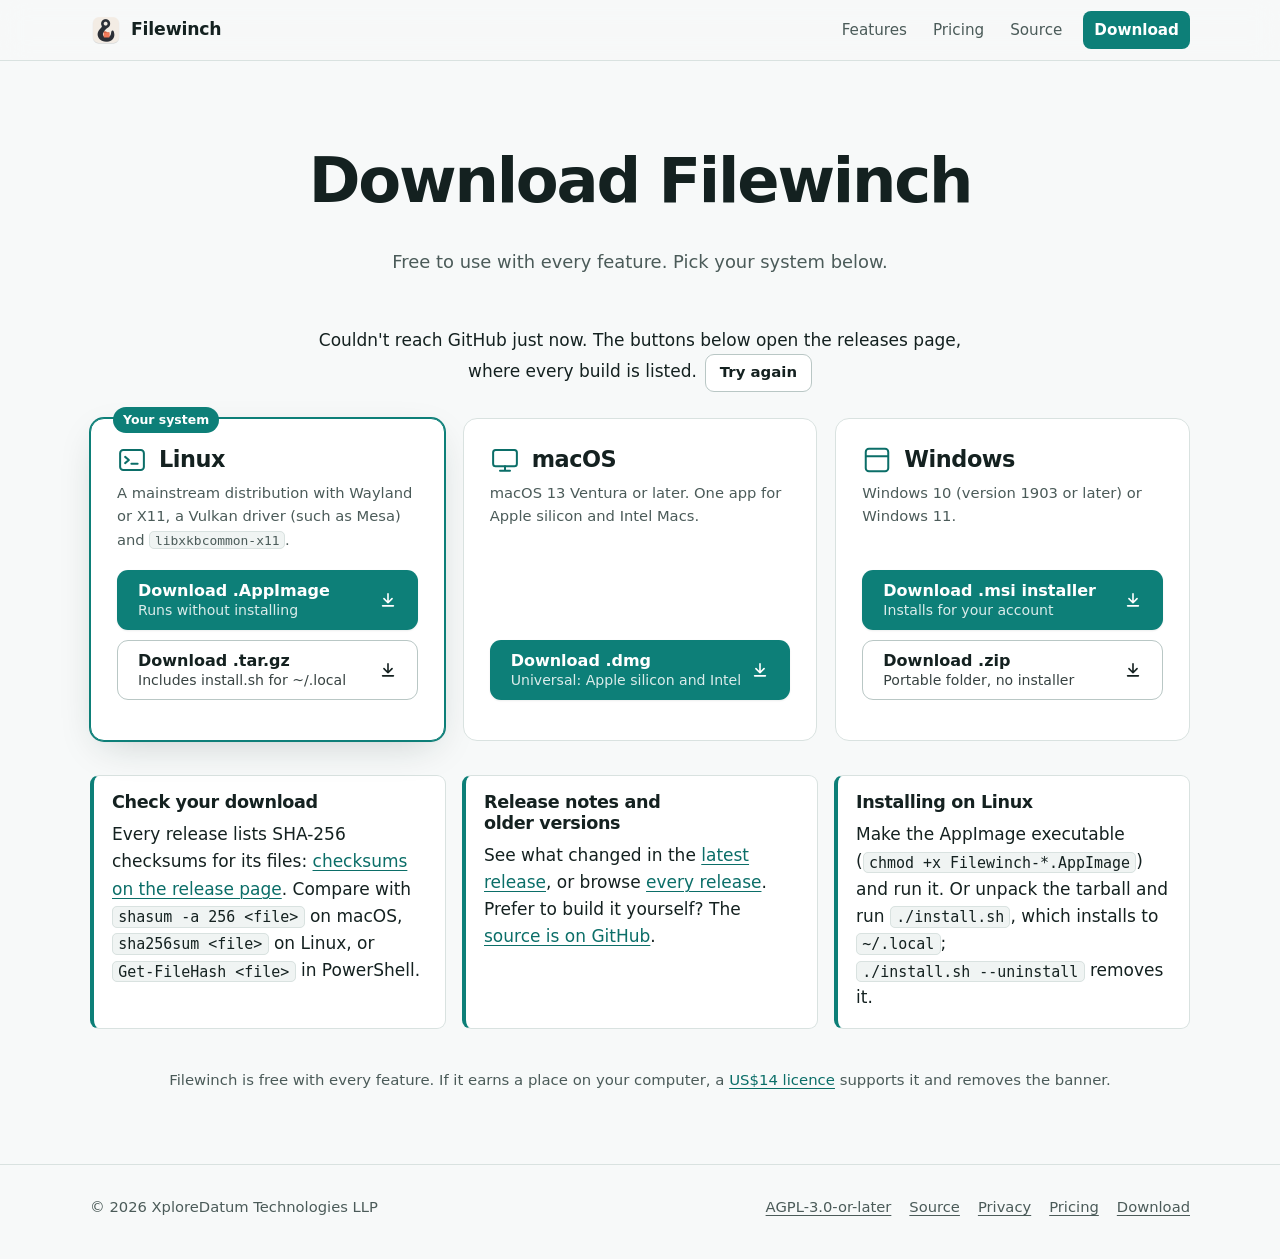
<file: site/download.html>
<!doctype html>
<html lang="en">
<head>
<meta charset="utf-8">
<meta name="viewport" content="width=device-width, initial-scale=1">
<title>Download Filewinch for macOS, Windows and Linux</title>
<meta name="description" content="Download Filewinch, the free and open-source file-transfer app: a universal .dmg for macOS, .msi and .zip for Windows, and .AppImage and .tar.gz for Linux.">
<link rel="canonical" href="https://xploredatum.github.io/filewinch/download.html">
<meta name="color-scheme" content="light dark">
<meta name="theme-color" content="#f7f9f9" media="(prefers-color-scheme: light)">
<meta name="theme-color" content="#0d1312" media="(prefers-color-scheme: dark)">
<meta property="og:type" content="website">
<meta property="og:site_name" content="Filewinch">
<meta property="og:title" content="Download Filewinch for macOS, Windows and Linux">
<meta property="og:description" content="Download Filewinch, the free and open-source file-transfer app: a universal .dmg for macOS, .msi and .zip for Windows, and .AppImage and .tar.gz for Linux.">
<meta property="og:url" content="https://xploredatum.github.io/filewinch/download.html">
<meta property="og:image" content="https://xploredatum.github.io/filewinch/assets/og.png">
<meta property="og:image:width" content="1200">
<meta property="og:image:height" content="630">
<meta property="og:image:alt" content="The Filewinch window: two file panes and a transfer queue, beside the Filewinch hook icon.">
<meta name="twitter:card" content="summary_large_image">
<link rel="icon" href="favicon.ico" sizes="any">
<link rel="icon" href="assets/icons/favicon.svg" type="image/svg+xml">
<link rel="apple-touch-icon" href="assets/icons/apple-touch-icon.png">
<link rel="stylesheet" href="assets/site.css">
<script>document.documentElement.className += " js";</script>
<script src="config.js" defer></script>
<script src="assets/site.js" defer></script>
<script src="assets/download.js" defer></script>
</head>
<body>
<a class="skip" href="#main">Skip to content</a>
<header class="site-header">
  <div class="wrap">
    <a class="brand" href="./"><img src="assets/icons/icon-128.png" alt="" width="32" height="32"><span>Filewinch</span></a>
    <nav class="site-nav" aria-label="Main">
      <ul>
        <li class="opt"><a href="./#features">Features</a></li>
        <li><a href="buy.html">Pricing</a></li>
        <li class="opt"><a href="https://github.com/XploreDatum/filewinch">Source</a></li>
        <li class="nav-cta"><a href="download.html" aria-current="page">Download</a></li>
      </ul>
    </nav>
  </div>
</header>

<main id="main">
  <div class="wrap">
    <div class="page-head" style="text-align:center">
      <h1>Download Filewinch</h1>
      <p>Free to use with every feature. Pick your system below.</p>
    </div>
    <p class="dl-status" id="dl-status" role="status" aria-live="polite" data-state="static">Each button opens the latest release on GitHub.</p>

    <div class="platforms">
      <section class="platform" data-os="macos" aria-labelledby="dl-mac">
        <span class="yours">Your system</span>
        <header><svg aria-hidden="true" viewBox="0 0 24 24" fill="none" stroke="currentColor" stroke-width="1.6" stroke-linecap="round" stroke-linejoin="round"><rect x="2.5" y="4" width="19" height="13" rx="2"/><path d="M8 20.5h8M12 17v3.5"/></svg><h2 id="dl-mac">macOS</h2></header>
        <p class="req">macOS 13 Ventura or later. One app for Apple silicon and Intel Macs.</p>
        <div class="buttons">
          <a class="btn btn-primary" href="https://github.com/XploreDatum/filewinch/releases/latest"><span>Download .dmg<br><span class="sub">Universal: Apple silicon and Intel</span></span><svg aria-hidden="true" viewBox="0 0 20 20" fill="none" stroke="currentColor" stroke-width="1.8" stroke-linecap="round" stroke-linejoin="round"><path d="M10 3v10M5.5 8.5 10 13l4.5-4.5M4 16.5h12"/></svg></a>
        </div>
        <p class="meta"></p>
      </section>
      <section class="platform" data-os="windows" aria-labelledby="dl-win">
        <span class="yours">Your system</span>
        <header><svg aria-hidden="true" viewBox="0 0 24 24" fill="none" stroke="currentColor" stroke-width="1.6" stroke-linejoin="round"><rect x="3" y="3" width="18" height="18" rx="2.5"/><path d="M3 9h18M8 6h.01M11 6h.01"/></svg><h2 id="dl-win">Windows</h2></header>
        <p class="req">Windows 10 (version 1903 or later) or Windows 11.</p>
        <div class="buttons">
          <a class="btn btn-primary" href="https://github.com/XploreDatum/filewinch/releases/latest"><span>Download .msi installer<br><span class="sub">Installs for your account</span></span><svg aria-hidden="true" viewBox="0 0 20 20" fill="none" stroke="currentColor" stroke-width="1.8" stroke-linecap="round" stroke-linejoin="round"><path d="M10 3v10M5.5 8.5 10 13l4.5-4.5M4 16.5h12"/></svg></a>
          <a class="btn btn-secondary" href="https://github.com/XploreDatum/filewinch/releases/latest"><span>Download .zip<br><span class="sub">Portable folder, no installer</span></span><svg aria-hidden="true" viewBox="0 0 20 20" fill="none" stroke="currentColor" stroke-width="1.8" stroke-linecap="round" stroke-linejoin="round"><path d="M10 3v10M5.5 8.5 10 13l4.5-4.5M4 16.5h12"/></svg></a>
        </div>
        <p class="meta"></p>
      </section>
      <section class="platform" data-os="linux" aria-labelledby="dl-lin">
        <span class="yours">Your system</span>
        <header><svg aria-hidden="true" viewBox="0 0 24 24" fill="none" stroke="currentColor" stroke-width="1.6" stroke-linecap="round" stroke-linejoin="round"><rect x="2.5" y="4" width="19" height="16" rx="2.5"/><path d="M6.5 9.5l3 2.5-3 2.5M11.5 15h5"/></svg><h2 id="dl-lin">Linux</h2></header>
        <p class="req">A mainstream distribution with Wayland or X11, a Vulkan driver (such as Mesa) and <code>libxkbcommon-x11</code>.</p>
        <div class="buttons">
          <a class="btn btn-primary" href="https://github.com/XploreDatum/filewinch/releases/latest"><span>Download .AppImage<br><span class="sub">Runs without installing</span></span><svg aria-hidden="true" viewBox="0 0 20 20" fill="none" stroke="currentColor" stroke-width="1.8" stroke-linecap="round" stroke-linejoin="round"><path d="M10 3v10M5.5 8.5 10 13l4.5-4.5M4 16.5h12"/></svg></a>
          <a class="btn btn-secondary" href="https://github.com/XploreDatum/filewinch/releases/latest"><span>Download .tar.gz<br><span class="sub">Includes install.sh for ~/.local</span></span><svg aria-hidden="true" viewBox="0 0 20 20" fill="none" stroke="currentColor" stroke-width="1.8" stroke-linecap="round" stroke-linejoin="round"><path d="M10 3v10M5.5 8.5 10 13l4.5-4.5M4 16.5h12"/></svg></a>
        </div>
        <p class="meta"></p>
      </section>
    </div>

    <div class="dl-extra">
      <div class="note">
        <h2 style="font-size:1.1rem">Check your download</h2>
        <p>Every release lists SHA-256 checksums for its files: <a id="dl-checksums" href="https://github.com/XploreDatum/filewinch/releases/latest">checksums on the release page</a>. Compare with <code>shasum -a 256 &lt;file&gt;</code> on macOS, <code>sha256sum &lt;file&gt;</code> on Linux, or <code>Get-FileHash &lt;file&gt;</code> in PowerShell.</p>
      </div>
      <div class="note">
        <h2 style="font-size:1.1rem">Release notes and older versions</h2>
        <p>See what changed in the <a id="dl-notes" href="https://github.com/XploreDatum/filewinch/releases/latest">latest release</a>, or browse <a href="https://github.com/XploreDatum/filewinch/releases">every release</a>. Prefer to build it yourself? The <a href="https://github.com/XploreDatum/filewinch">source is on GitHub</a>.</p>
      </div>
      <div class="note">
        <h2 style="font-size:1.1rem">Installing on Linux</h2>
        <p>Make the AppImage executable (<code>chmod +x Filewinch-*.AppImage</code>) and run it. Or unpack the tarball and run <code>./install.sh</code>, which installs to <code>~/.local</code>; <code>./install.sh --uninstall</code> removes it.</p>
      </div>
    </div>

    <p class="caption" style="margin:40px 0 72px">Filewinch is free with every feature. If it earns a place on your computer, a <a href="buy.html">US$14 licence</a> supports it and removes the banner.</p>
  </div>
</main>
<footer class="site-footer">
  <div class="wrap">
    <p style="margin:0">© 2026 XploreDatum Technologies LLP</p>
    <ul>
      <li><a href="license.html">AGPL-3.0-or-later</a></li>
      <li><a href="https://github.com/XploreDatum/filewinch">Source</a></li>
      <li><a href="privacy.html">Privacy</a></li>
      <li><a href="buy.html">Pricing</a></li>
      <li><a href="download.html">Download</a></li>
    </ul>
  </div>
</footer>
</body>
</html>
</file>
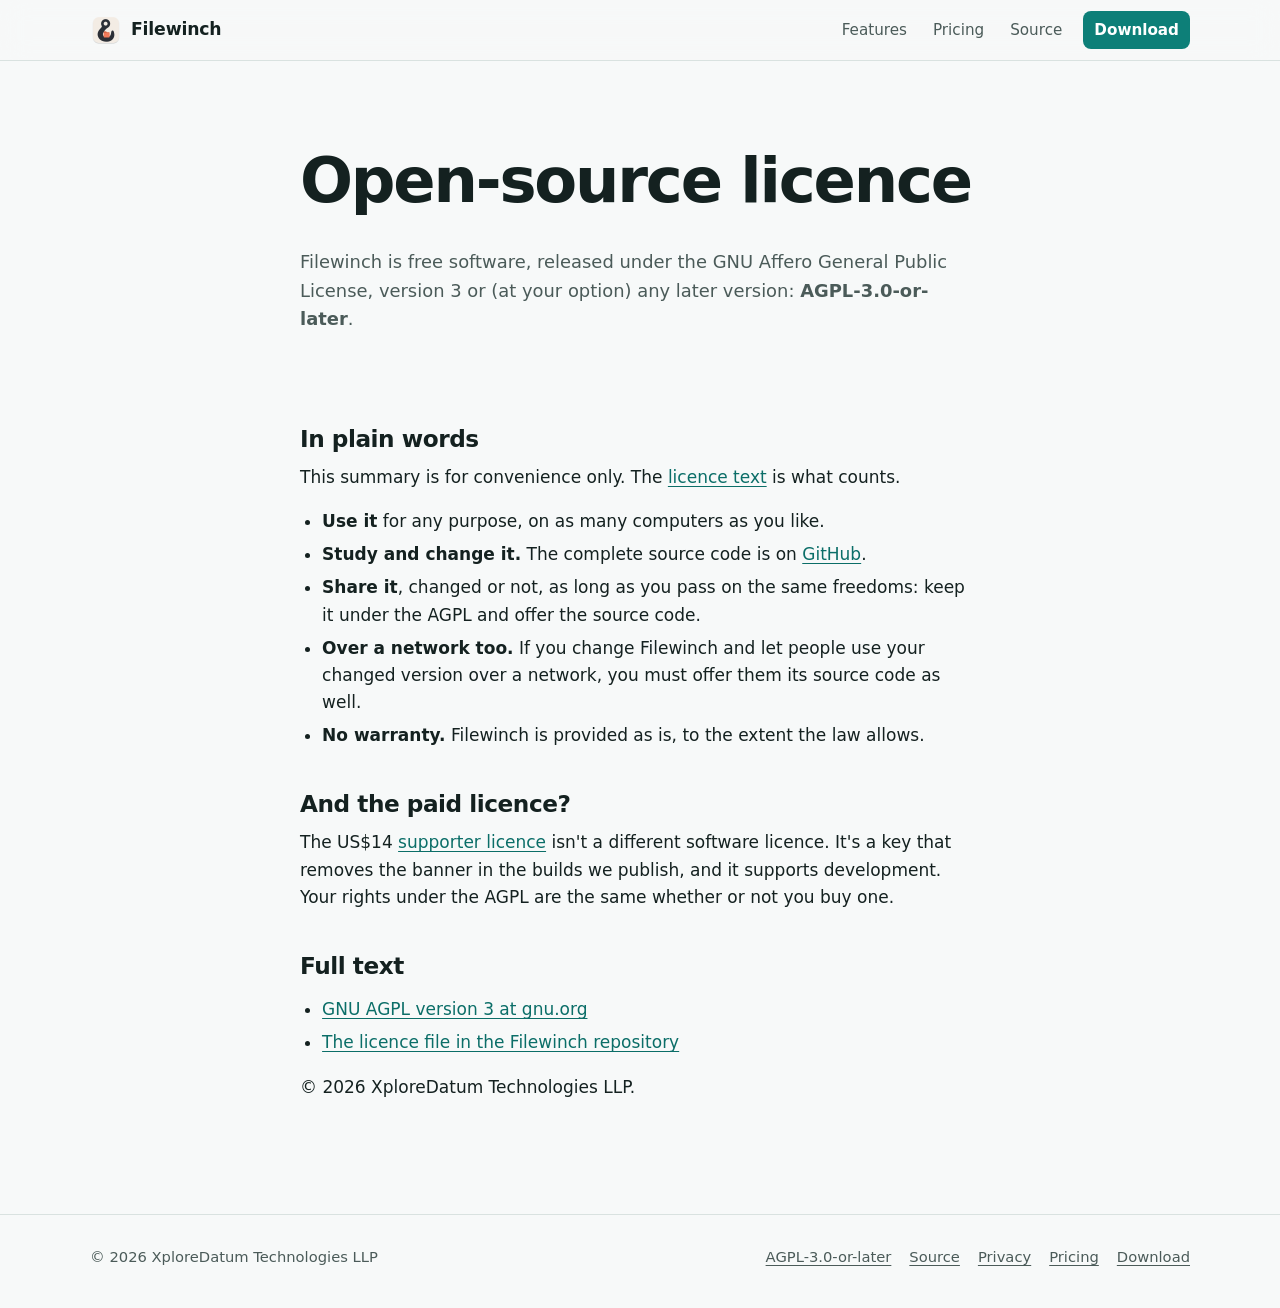
<file: site/license.html>
<!doctype html>
<html lang="en">
<head>
<meta charset="utf-8">
<meta name="viewport" content="width=device-width, initial-scale=1">
<title>Licence: Filewinch is GNU AGPL-3.0-or-later</title>
<meta name="description" content="Filewinch is free software under the GNU Affero General Public License, version 3 or later. A summary of what that means, and the full text.">
<link rel="canonical" href="https://xploredatum.github.io/filewinch/license.html">
<meta name="color-scheme" content="light dark">
<meta name="theme-color" content="#f7f9f9" media="(prefers-color-scheme: light)">
<meta name="theme-color" content="#0d1312" media="(prefers-color-scheme: dark)">
<meta property="og:type" content="website">
<meta property="og:site_name" content="Filewinch">
<meta property="og:title" content="Licence: Filewinch is GNU AGPL-3.0-or-later">
<meta property="og:description" content="Filewinch is free software under the GNU Affero General Public License, version 3 or later. A summary of what that means, and the full text.">
<meta property="og:url" content="https://xploredatum.github.io/filewinch/license.html">
<meta property="og:image" content="https://xploredatum.github.io/filewinch/assets/og.png">
<meta property="og:image:width" content="1200">
<meta property="og:image:height" content="630">
<meta property="og:image:alt" content="The Filewinch window: two file panes and a transfer queue, beside the Filewinch hook icon.">
<meta name="twitter:card" content="summary_large_image">
<link rel="icon" href="favicon.ico" sizes="any">
<link rel="icon" href="assets/icons/favicon.svg" type="image/svg+xml">
<link rel="apple-touch-icon" href="assets/icons/apple-touch-icon.png">
<link rel="stylesheet" href="assets/site.css">
<script>document.documentElement.className += " js";</script>
<script src="config.js" defer></script>
<script src="assets/site.js" defer></script>
</head>
<body>
<a class="skip" href="#main">Skip to content</a>
<header class="site-header">
  <div class="wrap">
    <a class="brand" href="./"><img src="assets/icons/icon-128.png" alt="" width="32" height="32"><span>Filewinch</span></a>
    <nav class="site-nav" aria-label="Main">
      <ul>
        <li class="opt"><a href="./#features">Features</a></li>
        <li><a href="buy.html">Pricing</a></li>
        <li class="opt"><a href="https://github.com/XploreDatum/filewinch">Source</a></li>
        <li class="nav-cta"><a href="download.html">Download</a></li>
      </ul>
    </nav>
  </div>
</header>

<main id="main">
  <div class="wrap narrow">
    <div class="page-head">
      <h1>Open-source licence</h1>
      <p>Filewinch is free software, released under the GNU Affero General Public License, version 3 or (at your option) any later version: <strong>AGPL-3.0-or-later</strong>.</p>
    </div>
  </div>
  <div class="wrap narrow prose">
    <h2>In plain words</h2>
    <p>This summary is for convenience only. The <a href="https://www.gnu.org/licenses/agpl-3.0.html">licence text</a> is what counts.</p>
    <ul>
      <li><strong>Use it</strong> for any purpose, on as many computers as you like.</li>
      <li><strong>Study and change it.</strong> The complete source code is on <a href="https://github.com/XploreDatum/filewinch">GitHub</a>.</li>
      <li><strong>Share it</strong>, changed or not, as long as you pass on the same freedoms: keep it under the AGPL and offer the source code.</li>
      <li><strong>Over a network too.</strong> If you change Filewinch and let people use your changed version over a network, you must offer them its source code as well.</li>
      <li><strong>No warranty.</strong> Filewinch is provided as is, to the extent the law allows.</li>
    </ul>

    <h2>And the paid licence?</h2>
    <p>The US$14 <a href="buy.html">supporter licence</a> isn't a different software licence. It's a key that removes the banner in the builds we publish, and it supports development. Your rights under the AGPL are the same whether or not you buy one.</p>

    <h2>Full text</h2>
    <ul>
      <li><a href="https://www.gnu.org/licenses/agpl-3.0.html">GNU AGPL version 3 at gnu.org</a></li>
      <li><a href="https://github.com/XploreDatum/filewinch">The licence file in the Filewinch repository</a></li>
    </ul>

    <p>© 2026 XploreDatum Technologies LLP.</p>
  </div>
</main>
<footer class="site-footer">
  <div class="wrap">
    <p style="margin:0">© 2026 XploreDatum Technologies LLP</p>
    <ul>
      <li><a href="license.html">AGPL-3.0-or-later</a></li>
      <li><a href="https://github.com/XploreDatum/filewinch">Source</a></li>
      <li><a href="privacy.html">Privacy</a></li>
      <li><a href="buy.html">Pricing</a></li>
      <li><a href="download.html">Download</a></li>
    </ul>
  </div>
</footer>
</body>
</html>
</file>
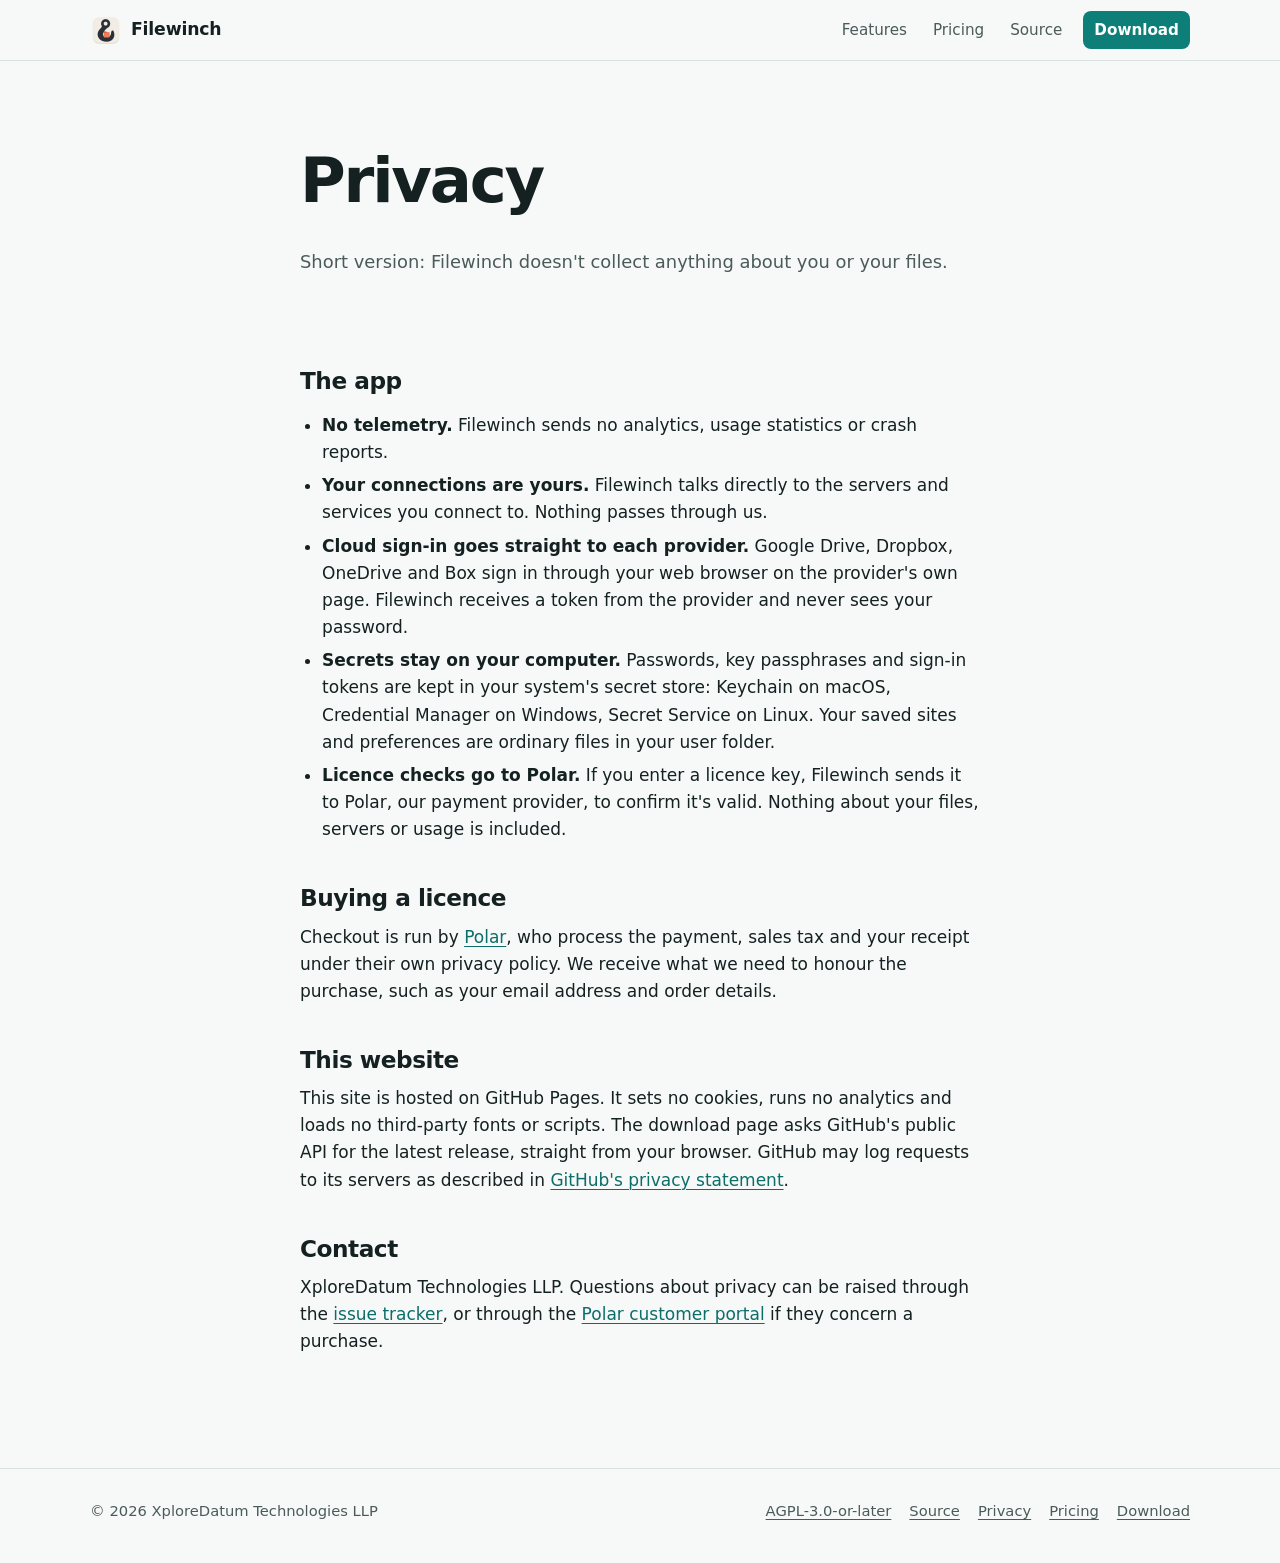
<file: site/privacy.html>
<!doctype html>
<html lang="en">
<head>
<meta charset="utf-8">
<meta name="viewport" content="width=device-width, initial-scale=1">
<title>Privacy: Filewinch</title>
<meta name="description" content="Filewinch sends no telemetry. Licence checks go to Polar, cloud sign-in goes straight to each provider, and this website uses no cookies or trackers.">
<link rel="canonical" href="https://xploredatum.github.io/filewinch/privacy.html">
<meta name="color-scheme" content="light dark">
<meta name="theme-color" content="#f7f9f9" media="(prefers-color-scheme: light)">
<meta name="theme-color" content="#0d1312" media="(prefers-color-scheme: dark)">
<meta property="og:type" content="website">
<meta property="og:site_name" content="Filewinch">
<meta property="og:title" content="Privacy: Filewinch">
<meta property="og:description" content="Filewinch sends no telemetry. Licence checks go to Polar, cloud sign-in goes straight to each provider, and this website uses no cookies or trackers.">
<meta property="og:url" content="https://xploredatum.github.io/filewinch/privacy.html">
<meta property="og:image" content="https://xploredatum.github.io/filewinch/assets/og.png">
<meta property="og:image:width" content="1200">
<meta property="og:image:height" content="630">
<meta property="og:image:alt" content="The Filewinch window: two file panes and a transfer queue, beside the Filewinch hook icon.">
<meta name="twitter:card" content="summary_large_image">
<link rel="icon" href="favicon.ico" sizes="any">
<link rel="icon" href="assets/icons/favicon.svg" type="image/svg+xml">
<link rel="apple-touch-icon" href="assets/icons/apple-touch-icon.png">
<link rel="stylesheet" href="assets/site.css">
<script>document.documentElement.className += " js";</script>
<script src="config.js" defer></script>
<script src="assets/site.js" defer></script>
</head>
<body>
<a class="skip" href="#main">Skip to content</a>
<header class="site-header">
  <div class="wrap">
    <a class="brand" href="./"><img src="assets/icons/icon-128.png" alt="" width="32" height="32"><span>Filewinch</span></a>
    <nav class="site-nav" aria-label="Main">
      <ul>
        <li class="opt"><a href="./#features">Features</a></li>
        <li><a href="buy.html">Pricing</a></li>
        <li class="opt"><a href="https://github.com/XploreDatum/filewinch">Source</a></li>
        <li class="nav-cta"><a href="download.html">Download</a></li>
      </ul>
    </nav>
  </div>
</header>

<main id="main">
  <div class="wrap narrow">
    <div class="page-head">
      <h1>Privacy</h1>
      <p>Short version: Filewinch doesn't collect anything about you or your files.</p>
    </div>
  </div>
  <div class="wrap narrow prose">
    <h2>The app</h2>
    <ul>
      <li><strong>No telemetry.</strong> Filewinch sends no analytics, usage statistics or crash reports.</li>
      <li><strong>Your connections are yours.</strong> Filewinch talks directly to the servers and services you connect to. Nothing passes through us.</li>
      <li><strong>Cloud sign-in goes straight to each provider.</strong> Google Drive, Dropbox, OneDrive and Box sign in through your web browser on the provider's own page. Filewinch receives a token from the provider and never sees your password.</li>
      <li><strong>Secrets stay on your computer.</strong> Passwords, key passphrases and sign-in tokens are kept in your system's secret store: Keychain on macOS, Credential Manager on Windows, Secret Service on Linux. Your saved sites and preferences are ordinary files in your user folder.</li>
      <li><strong>Licence checks go to Polar.</strong> If you enter a licence key, Filewinch sends it to Polar, our payment provider, to confirm it's valid. Nothing about your files, servers or usage is included.</li>
    </ul>

    <h2>Buying a licence</h2>
    <p>Checkout is run by <a href="https://polar.sh">Polar</a>, who process the payment, sales tax and your receipt under their own privacy policy. We receive what we need to honour the purchase, such as your email address and order details.</p>

    <h2>This website</h2>
    <p>This site is hosted on GitHub Pages. It sets no cookies, runs no analytics and loads no third-party fonts or scripts. The download page asks GitHub's public API for the latest release, straight from your browser. GitHub may log requests to its servers as described in <a href="https://docs.github.com/site-policy/privacy-policies/github-general-privacy-statement">GitHub's privacy statement</a>.</p>

    <h2>Contact</h2>
    <p>XploreDatum Technologies LLP. Questions about privacy can be raised through the <a href="https://github.com/XploreDatum/filewinch/issues">issue tracker</a>, or through the <a href="https://polar.sh/xploredatum/portal">Polar customer portal</a> if they concern a purchase.</p>
  </div>
</main>
<footer class="site-footer">
  <div class="wrap">
    <p style="margin:0">© 2026 XploreDatum Technologies LLP</p>
    <ul>
      <li><a href="license.html">AGPL-3.0-or-later</a></li>
      <li><a href="https://github.com/XploreDatum/filewinch">Source</a></li>
      <li><a href="privacy.html">Privacy</a></li>
      <li><a href="buy.html">Pricing</a></li>
      <li><a href="download.html">Download</a></li>
    </ul>
  </div>
</footer>
</body>
</html>
</file>
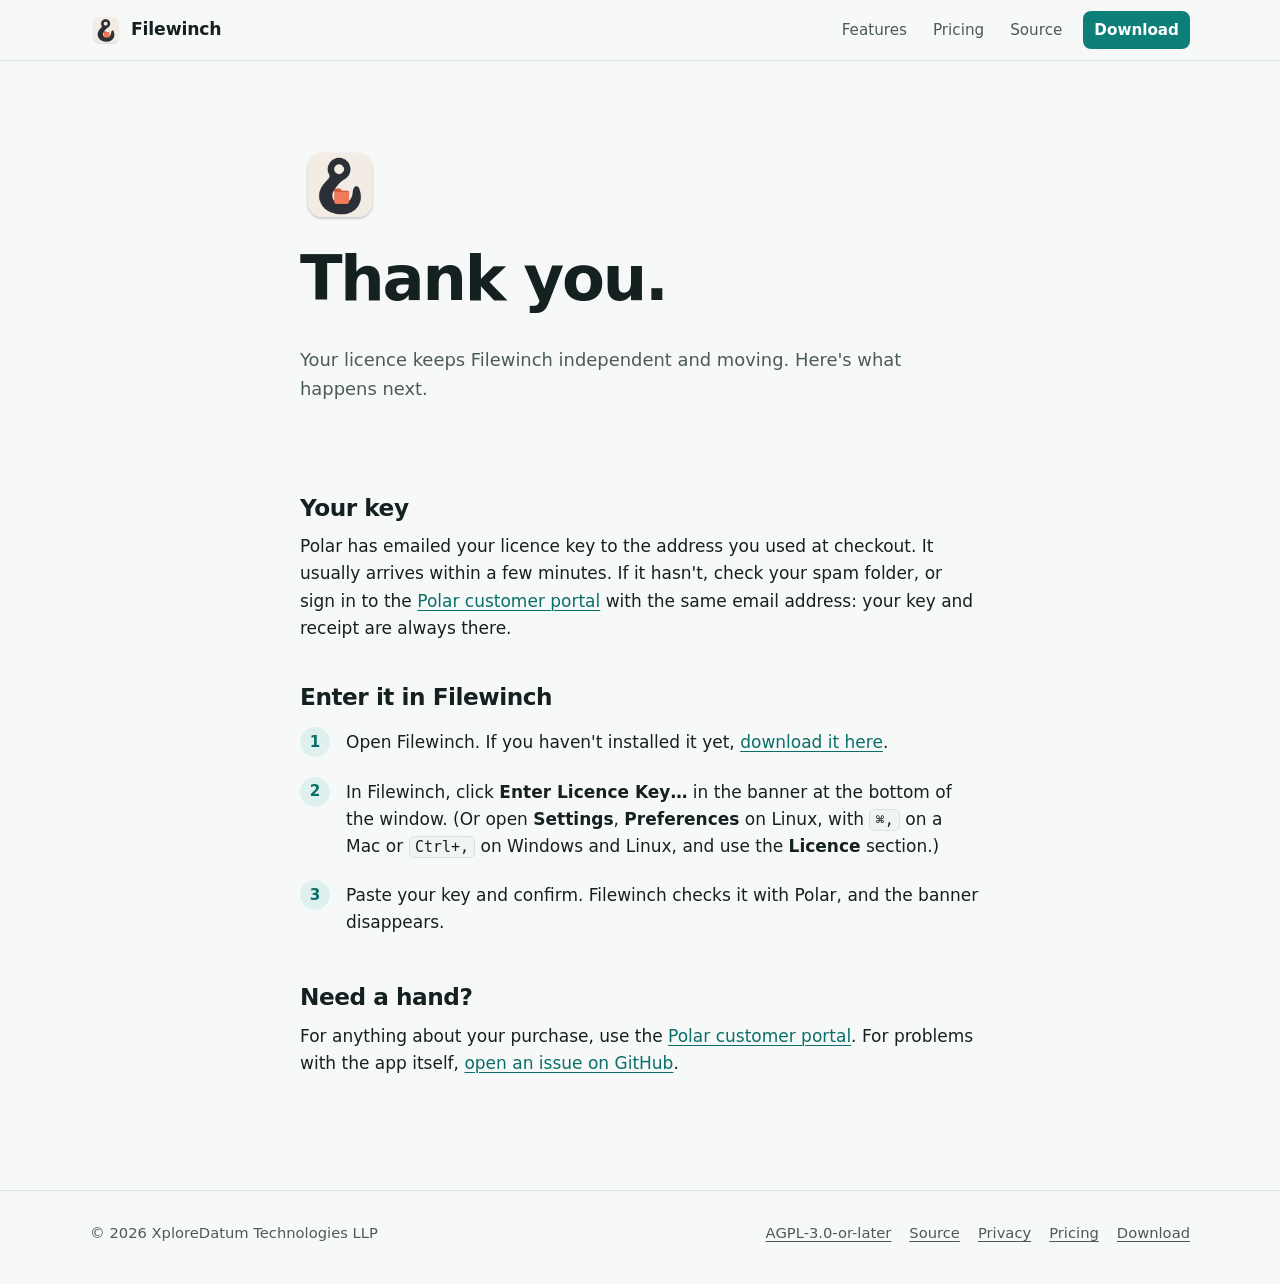
<file: site/thanks.html>
<!doctype html>
<html lang="en">
<head>
<meta charset="utf-8">
<meta name="viewport" content="width=device-width, initial-scale=1">
<title>Thank you for supporting Filewinch</title>
<meta name="description" content="Your Filewinch licence key arrives by email and is kept in your Polar customer portal. Here's how to enter it.">
<meta name="robots" content="noindex">
<link rel="canonical" href="https://xploredatum.github.io/filewinch/thanks.html">
<meta name="color-scheme" content="light dark">
<meta name="theme-color" content="#f7f9f9" media="(prefers-color-scheme: light)">
<meta name="theme-color" content="#0d1312" media="(prefers-color-scheme: dark)">
<meta property="og:type" content="website">
<meta property="og:site_name" content="Filewinch">
<meta property="og:title" content="Thank you for supporting Filewinch">
<meta property="og:description" content="Your Filewinch licence key arrives by email and is kept in your Polar customer portal. Here's how to enter it.">
<meta property="og:url" content="https://xploredatum.github.io/filewinch/thanks.html">
<meta property="og:image" content="https://xploredatum.github.io/filewinch/assets/og.png">
<meta property="og:image:width" content="1200">
<meta property="og:image:height" content="630">
<meta property="og:image:alt" content="The Filewinch window: two file panes and a transfer queue, beside the Filewinch hook icon.">
<meta name="twitter:card" content="summary_large_image">
<link rel="icon" href="favicon.ico" sizes="any">
<link rel="icon" href="assets/icons/favicon.svg" type="image/svg+xml">
<link rel="apple-touch-icon" href="assets/icons/apple-touch-icon.png">
<link rel="stylesheet" href="assets/site.css">
<script>document.documentElement.className += " js";</script>
<script src="config.js" defer></script>
<script src="assets/site.js" defer></script>
</head>
<body>
<a class="skip" href="#main">Skip to content</a>
<header class="site-header">
  <div class="wrap">
    <a class="brand" href="./"><img src="assets/icons/icon-128.png" alt="" width="32" height="32"><span>Filewinch</span></a>
    <nav class="site-nav" aria-label="Main">
      <ul>
        <li class="opt"><a href="./#features">Features</a></li>
        <li><a href="buy.html">Pricing</a></li>
        <li class="opt"><a href="https://github.com/XploreDatum/filewinch">Source</a></li>
        <li class="nav-cta"><a href="download.html">Download</a></li>
      </ul>
    </nav>
  </div>
</header>

<main id="main">
  <div class="wrap narrow">
    <div class="page-head">
      <img src="assets/icons/icon-256.png" alt="" width="80" height="80" style="width:80px;margin-bottom:18px">
      <h1>Thank you.</h1>
      <p>Your licence keeps Filewinch independent and moving. Here's what happens next.</p>
    </div>
  </div>
  <div class="wrap narrow prose">
    <h2>Your key</h2>
    <p>Polar has emailed your licence key to the address you used at checkout. It usually arrives within a few minutes. If it hasn't, check your spam folder, or sign in to the <a href="https://polar.sh/xploredatum/portal">Polar customer portal</a> with the same email address: your key and receipt are always there.</p>

    <h2>Enter it in Filewinch</h2>
    <ol class="steps">
      <li>Open Filewinch. If you haven't installed it yet, <a href="download.html">download it here</a>.</li>
      <li>In Filewinch, click <strong>Enter Licence Key…</strong> in the banner at the bottom of the window. (Or open <strong>Settings</strong>, <strong>Preferences</strong> on Linux, with <kbd>⌘,</kbd> on a Mac or <kbd>Ctrl+,</kbd> on Windows and Linux, and use the <strong>Licence</strong> section.)</li>
      <li>Paste your key and confirm. Filewinch checks it with Polar, and the banner disappears.</li>
    </ol>

    <h2>Need a hand?</h2>
    <p>For anything about your purchase, use the <a href="https://polar.sh/xploredatum/portal">Polar customer portal</a>. For problems with the app itself, <a href="https://github.com/XploreDatum/filewinch/issues">open an issue on GitHub</a>.</p>
  </div>
</main>
<footer class="site-footer">
  <div class="wrap">
    <p style="margin:0">© 2026 XploreDatum Technologies LLP</p>
    <ul>
      <li><a href="license.html">AGPL-3.0-or-later</a></li>
      <li><a href="https://github.com/XploreDatum/filewinch">Source</a></li>
      <li><a href="privacy.html">Privacy</a></li>
      <li><a href="buy.html">Pricing</a></li>
      <li><a href="download.html">Download</a></li>
    </ul>
  </div>
</footer>
</body>
</html>
</file>
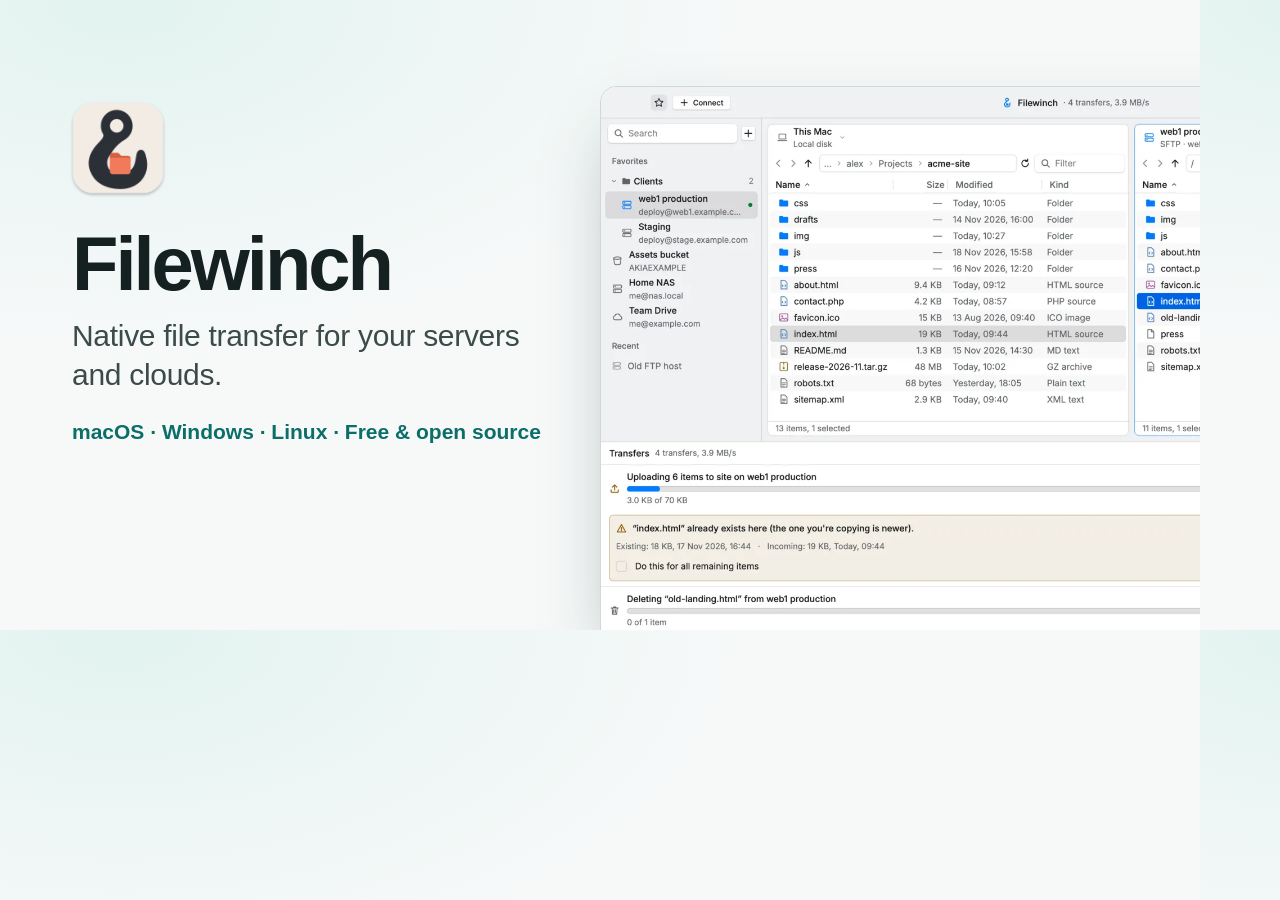
<file: site/_tools/og-card.html>
<!doctype html>
<html lang="en"><head><meta charset="utf-8"><title>Filewinch card</title>
<style>
  html, body { margin: 0; width: 1200px; height: 630px; overflow: hidden; }
  body { font-family: -apple-system, BlinkMacSystemFont, "Segoe UI", sans-serif; -webkit-font-smoothing: antialiased;
         background: radial-gradient(900px 500px at 10% 0%, #e2f3f0, #f7f9f9 70%); color: #142120; position: relative; }
  .copy { position: absolute; left: 72px; top: 92px; width: 470px; }
  .icon { width: 112px; height: 112px; margin-left: -10px; }
  h1 { font-size: 76px; letter-spacing: -0.04em; margin: 18px 0 14px; line-height: 1; }
  p { font-size: 30px; line-height: 1.3; color: #3b4b49; margin: 0 0 26px; letter-spacing: -0.01em; }
  .tags { font-size: 21px; font-weight: 600; color: #0b6e68; }
  .shot { position: absolute; left: 600px; top: 86px; width: 900px; border-radius: 16px; border: 1px solid #cfdad8;
          box-shadow: 0 30px 70px -20px rgba(16,40,38,.35); }
</style></head>
<body>
  <div class="copy">
    <img class="icon" src="../assets/icons/icon-256.png" alt="">
    <h1>Filewinch</h1>
    <p>Native file transfer for your servers and clouds.</p>
    <div class="tags">macOS · Windows · Linux · Free &amp; open source</div>
  </div>
  <img class="shot" src="../assets/shots/macos-transfers.webp" alt="">
</body></html>
</file>
<file: site/assets/site.css>
/* Filewinch site. One stylesheet, system fonts, light and dark from prefers-color-scheme. */

:root {
  color-scheme: light dark;
  --bg: #f7f9f9;
  --bg-tint: #eef5f4;
  --surface: #ffffff;
  --surface-2: #f0f4f3;
  --text: #142120;
  --muted: #4b5b59;
  --border: #d9e2e0;
  --border-strong: #b9c7c5;
  --accent: #0b6e68;          /* links, focus: 5.9:1 on white */
  --accent-fill: #0d7f78;     /* buttons: white text 4.9:1 */
  --accent-fill-hover: #0a6b65;
  --on-accent: #ffffff;
  --accent-soft: #dff1ee;
  --tab-on: #ffffff;
  --warn-bg: #fff6e0;
  --warn-text: #6b4a00;
  --shadow: 0 1px 2px rgb(16 40 38 / 0.06), 0 12px 40px -12px rgb(16 40 38 / 0.22);
  --shadow-sm: 0 1px 2px rgb(16 40 38 / 0.08);
  --radius: 14px;
  --radius-sm: 9px;
  --max: 1180px;
  --gutter: clamp(16px, 4vw, 40px);
  --font: -apple-system, BlinkMacSystemFont, "Segoe UI Variable Text", "Segoe UI", system-ui, "Cantarell", "Ubuntu", "Noto Sans", Roboto, "Helvetica Neue", Arial, sans-serif;
  --mono: ui-monospace, "SF Mono", "Cascadia Mono", "JetBrains Mono", Menlo, Consolas, "DejaVu Sans Mono", monospace;
}

@media (prefers-color-scheme: dark) {
  :root {
    --bg: #0d1312;
    --bg-tint: #10201e;
    --surface: #141c1b;
    --surface-2: #1a2423;
    --text: #e6eeed;
    --muted: #a2b2b0;
    --border: #273432;
    --border-strong: #3a4a48;
    --accent: #5fcfc1;
    --accent-fill: #3fb6a8;
    --accent-fill-hover: #5cc8ba;
    --on-accent: #04211f;
    --accent-soft: #123331;
  --tab-on: #2e3d3b;
    --warn-bg: #2d2611;
    --warn-text: #f0d48a;
    --shadow: 0 1px 2px rgb(0 0 0 / 0.4), 0 18px 50px -16px rgb(0 0 0 / 0.7);
    --shadow-sm: 0 1px 2px rgb(0 0 0 / 0.4);
  }
}

*, *::before, *::after { box-sizing: border-box; }
html { -webkit-text-size-adjust: 100%; text-size-adjust: 100%; scroll-behavior: smooth; }
body {
  margin: 0;
  background: var(--bg);
  color: var(--text);
  font: 17px/1.6 var(--font);
  -webkit-font-smoothing: antialiased;
  overflow-x: hidden;
}
img { max-width: 100%; height: auto; display: block; }
a { color: var(--accent); text-underline-offset: 0.18em; text-decoration-thickness: 1px; }
a:hover { text-decoration-thickness: 2px; }
h1, h2, h3 { line-height: 1.15; letter-spacing: -0.02em; margin: 0 0 0.5em; text-wrap: balance; }
h1 { font-size: clamp(2.2rem, 5.6vw, 3.9rem); font-weight: 750; letter-spacing: -0.035em; }
h2 { font-size: clamp(1.65rem, 3.4vw, 2.5rem); font-weight: 720; }
h3 { font-size: 1.12rem; font-weight: 650; letter-spacing: -0.01em; }
p { margin: 0 0 1em; }
code, kbd { white-space: nowrap; font-family: var(--mono); font-size: 0.88em; background: var(--surface-2); border: 1px solid var(--border); border-radius: 5px; padding: 0.05em 0.35em; }
:focus-visible { outline: 3px solid var(--accent); outline-offset: 3px; border-radius: 6px; }

.skip { position: absolute; left: 12px; top: 12px; z-index: 10; background: var(--surface); color: var(--text); padding: 10px 14px; border-radius: 8px; box-shadow: var(--shadow); transform: translateY(-200%); visibility: hidden; }
.skip:focus { transform: none; visibility: visible; }
.visually-hidden { position: absolute !important; width: 1px; height: 1px; overflow: hidden; clip: rect(0 0 0 0); clip-path: inset(50%); white-space: nowrap; }

.wrap { max-width: var(--max); margin: 0 auto; padding: 0 var(--gutter); }
.narrow { max-width: 760px; }

/* Header */
.site-header {
  position: sticky; top: 0; z-index: 5;
  background: color-mix(in srgb, var(--bg) 86%, transparent);
  -webkit-backdrop-filter: saturate(1.6) blur(14px);
  backdrop-filter: saturate(1.6) blur(14px);
  border-bottom: 1px solid var(--border);
}
.site-header .wrap { display: flex; align-items: center; gap: 16px; min-height: 60px; }
.brand { display: inline-flex; align-items: center; gap: 9px; color: var(--text); text-decoration: none; font-weight: 700; font-size: 1.08rem; letter-spacing: -0.01em; }
.brand img { width: 32px; height: 32px; }
.site-nav { margin-left: auto; }
.site-nav ul { display: flex; align-items: center; gap: 4px; list-style: none; margin: 0; padding: 0; }
.site-nav a { display: block; padding: 7px 11px; border-radius: 8px; color: var(--muted); text-decoration: none; font-size: 0.95rem; font-weight: 520; }
.site-nav a:hover { color: var(--text); background: var(--surface-2); }
.site-nav a[aria-current="page"] { color: var(--text); background: var(--surface-2); }
.site-nav .nav-cta a { background: var(--accent-fill); color: var(--on-accent); font-weight: 600; margin-left: 6px; }
.site-nav .nav-cta a:hover { background: var(--accent-fill-hover); color: var(--on-accent); }
@media (max-width: 640px) {
  .site-nav .opt { display: none; }
  .site-nav a { padding: 7px 8px; }
  .brand span { font-size: 1rem; }
}

/* Buttons */
.btn {
  display: inline-flex; align-items: center; justify-content: center; gap: 8px;
  min-height: 46px; padding: 10px 20px; border-radius: 11px;
  font: 600 1rem/1.2 var(--font); text-decoration: none; cursor: pointer;
  border: 1px solid transparent; transition: background-color .15s, border-color .15s, transform .15s;
}
.btn-primary { background: var(--accent-fill); color: var(--on-accent); box-shadow: var(--shadow-sm); }
.btn-primary:hover { background: var(--accent-fill-hover); }
.btn-secondary { background: var(--surface); color: var(--text); border-color: var(--border-strong); }
.btn-secondary:hover { border-color: var(--accent); }
.btn-small { min-height: 38px; padding: 7px 14px; font-size: 0.93rem; border-radius: 9px; }
.btn[aria-disabled="true"] { opacity: 0.75; }
.btn svg { width: 18px; height: 18px; flex: none; }
.btn .sub { font-weight: 450; opacity: 0.85; font-size: 0.88em; }

/* Hero */
.hero { padding: clamp(48px, 8vw, 96px) 0 0; background: radial-gradient(1200px 500px at 50% -10%, var(--bg-tint), transparent 70%); }
.hero .intro { text-align: center; max-width: 820px; margin: 0 auto; }
.hero .app-icon { width: 96px; height: 96px; margin: 0 auto 18px; }
.lede { font-size: clamp(1.08rem, 2.1vw, 1.28rem); color: var(--muted); max-width: 680px; margin: 0 auto 1.6em; }
.cta-row { display: flex; flex-wrap: wrap; gap: 12px; justify-content: center; align-items: center; }
.cta-note { color: var(--muted); font-size: 0.93rem; margin-top: 14px; }
.kicker { display: inline-block; font-size: 0.82rem; font-weight: 650; letter-spacing: 0.06em; text-transform: uppercase; color: var(--accent); margin-bottom: 10px; }

/* Showcase (tabbed screenshots) */
.showcase { margin: clamp(36px, 6vw, 60px) auto 0; max-width: 1120px; }
.tablist { display: none; }
.js .tablist {
  display: flex; width: max-content; max-width: 100%; margin: 0 auto 18px; padding: 4px; gap: 2px;
  background: var(--surface-2); border: 1px solid var(--border); border-radius: 11px;
}
.tablist button {
  appearance: none; border: 0; background: transparent; color: var(--muted);
  font: 560 0.94rem/1 var(--font); padding: 9px 16px; border-radius: 8px; cursor: pointer; min-height: 36px;
  display: inline-flex; align-items: center; gap: 7px;
}
.tablist button:hover { color: var(--text); }
.tablist button[aria-selected="true"] { background: var(--tab-on); color: var(--text); box-shadow: var(--shadow-sm); }
.tablist svg { width: 16px; height: 16px; }
.frame {
  border-radius: 12px; overflow: hidden; background: var(--surface);
  border: 1px solid var(--border); box-shadow: var(--shadow);
}
.frame img { width: 100%; height: auto; }
.caption { text-align: center; color: var(--muted); font-size: 0.93rem; margin-top: 14px; }

/* Sections */
section { scroll-margin-top: 70px; }
.section { padding: clamp(64px, 9vw, 112px) 0; }
.section-head { max-width: 720px; margin: 0 auto clamp(32px, 5vw, 52px); text-align: center; }
.section-head p { color: var(--muted); font-size: 1.08rem; }
.band { background: var(--surface); border-block: 1px solid var(--border); }

/* Protocol grid */
.protocols { display: grid; grid-template-columns: repeat(4, minmax(0, 1fr)); gap: 12px; list-style: none; padding: 0; margin: 0; }
.protocols li {
  display: flex; gap: 13px; align-items: flex-start; padding: 15px 16px;
  background: var(--bg); border: 1px solid var(--border); border-radius: var(--radius-sm);
}
.protocols svg { width: 26px; height: 26px; flex: none; color: var(--accent); margin-top: 1px; }
.protocols strong { display: block; font-size: 0.98rem; font-weight: 640; }
.protocols span { display: block; color: var(--muted); font-size: 0.85rem; line-height: 1.4; }

/* Feature rows */
.feature { display: grid; grid-template-columns: minmax(0, 5fr) minmax(0, 7fr); gap: clamp(28px, 5vw, 64px); align-items: center; }
.feature + .feature { margin-top: clamp(64px, 9vw, 110px); }
.feature.flip { grid-template-columns: minmax(0, 7fr) minmax(0, 5fr); }
.feature.flip > .copy { order: 2; }
.feature .copy p { color: var(--muted); }
.feature ul.ticks { list-style: none; padding: 0; margin: 0; }
.ticks li { position: relative; padding-left: 28px; margin: 0.45em 0; }
.ticks li::before {
  content: ""; position: absolute; left: 0; top: 0.42em; width: 17px; height: 17px; border-radius: 50%;
  background: var(--accent-soft) url("data:image/svg+xml,%3Csvg xmlns='http://www.w3.org/2000/svg' viewBox='0 0 16 16'%3E%3Cpath d='M4.5 8.3l2.3 2.2 4.7-5' fill='none' stroke='%230d7f78' stroke-width='1.8' stroke-linecap='round' stroke-linejoin='round'/%3E%3C/svg%3E") center/13px no-repeat;
}
@media (prefers-color-scheme: dark) {
  .ticks li::before { background-image: url("data:image/svg+xml,%3Csvg xmlns='http://www.w3.org/2000/svg' viewBox='0 0 16 16'%3E%3Cpath d='M4.5 8.3l2.3 2.2 4.7-5' fill='none' stroke='%235fcfc1' stroke-width='1.8' stroke-linecap='round' stroke-linejoin='round'/%3E%3C/svg%3E"); }
}
@media (max-width: 860px) {
  .feature, .feature.flip { grid-template-columns: 1fr; }
  .feature.flip > .copy { order: 0; }
}

/* Small feature cards */
.cards { display: grid; grid-template-columns: repeat(3, minmax(0, 1fr)); gap: 16px; }
@media (max-width: 980px) { .protocols { grid-template-columns: repeat(3, minmax(0, 1fr)); } .cards { grid-template-columns: repeat(2, minmax(0, 1fr)); } }
@media (max-width: 720px) { .protocols { grid-template-columns: repeat(2, minmax(0, 1fr)); } }
@media (max-width: 560px) { .protocols, .cards { grid-template-columns: 1fr; } }
.card { background: var(--surface); border: 1px solid var(--border); border-radius: var(--radius); padding: 22px; }
.card svg { width: 28px; height: 28px; color: var(--accent); margin-bottom: 12px; }
.card p { color: var(--muted); margin: 0; font-size: 0.96rem; }

/* Pricing */
.plans { display: grid; grid-template-columns: repeat(2, minmax(0, 1fr)); gap: 20px; max-width: 900px; margin: 0 auto; }
@media (max-width: 760px) { .plans { grid-template-columns: 1fr; } }
.plan { background: var(--surface); border: 1px solid var(--border); border-radius: var(--radius); padding: 28px; display: flex; flex-direction: column; }
.plan.featured { border-color: var(--accent-fill); box-shadow: 0 0 0 1px var(--accent-fill), var(--shadow); }
.plan h3 { font-size: 1.2rem; margin-bottom: 4px; }
.price { font-size: 2.6rem; font-weight: 750; letter-spacing: -0.03em; line-height: 1.1; margin: 10px 0 2px; }
.price small { font-size: 0.95rem; font-weight: 500; color: var(--muted); letter-spacing: 0; }
.plan .fine { color: var(--muted); font-size: 0.9rem; }
.plan .ticks { flex: 1; margin: 16px 0 22px; padding: 0; list-style: none; }
.plan .btn { width: 100%; }

/* Download cards */
.dl-status { text-align: center; color: var(--muted); min-height: 1.6em; margin: 0 auto 26px; max-width: 680px; }
.dl-status[data-state="error"], .dl-status[data-state="none"] { color: var(--text); }
.dl-status button { margin-left: 8px; }
.platforms { display: grid; grid-template-columns: repeat(3, minmax(0, 1fr)); gap: 18px; }
@media (max-width: 920px) { .platforms { grid-template-columns: 1fr; max-width: 560px; margin: 0 auto; } }
.platform { position: relative; background: var(--surface); border: 1px solid var(--border); border-radius: var(--radius); padding: 26px; display: flex; flex-direction: column; }
.platform.is-yours { border-color: var(--accent-fill); box-shadow: 0 0 0 1px var(--accent-fill), var(--shadow); }
.platform .yours { display: none; position: absolute; top: -12px; left: 22px; background: var(--accent-fill); color: var(--on-accent); font-size: 0.78rem; font-weight: 650; padding: 3px 10px; border-radius: 999px; }
.platform.is-yours .yours { display: inline-block; }
.platform header { display: flex; align-items: center; gap: 12px; margin-bottom: 6px; }
.platform header svg { width: 30px; height: 30px; color: var(--accent); }
.platform h2 { font-size: 1.4rem; margin: 0; }
.platform .req { color: var(--muted); font-size: 0.92rem; margin-bottom: 18px; }
.platform .buttons { display: grid; gap: 10px; margin-top: auto; }
.platform .buttons .btn { justify-content: space-between; text-align: left; }
.platform .meta { color: var(--muted); font-size: 0.85rem; margin: 14px 0 0; }
.dl-extra { margin-top: 34px; display: grid; grid-template-columns: repeat(auto-fit, minmax(260px, 1fr)); gap: 16px; }

/* Prose pages */
.page-head { padding: clamp(48px, 7vw, 84px) 0 clamp(20px, 3vw, 32px); }
.page-head p { color: var(--muted); font-size: 1.12rem; }
.prose { padding-bottom: clamp(56px, 8vw, 96px); }
.prose h2 { font-size: 1.45rem; margin-top: 1.8em; }
.prose h3 { margin-top: 1.4em; }
.prose li { margin: 0.35em 0; }
.prose ol, .prose ul { padding-left: 1.3em; }
.note { background: var(--surface); border: 1px solid var(--border); border-left: 4px solid var(--accent-fill); border-radius: var(--radius-sm); padding: 16px 18px; margin: 1.4em 0; }
.note p:last-child { margin: 0; }
details { background: var(--surface); border: 1px solid var(--border); border-radius: var(--radius-sm); margin: 10px 0; }
summary { cursor: pointer; padding: 15px 18px; font-weight: 620; list-style-position: inside; }
details > div { padding: 0 18px 4px; color: var(--muted); }
.steps { counter-reset: step; list-style: none; padding: 0 !important; }
.steps li { counter-increment: step; position: relative; padding: 2px 0 6px 46px; margin: 0 0 14px; }
.steps li::before { content: counter(step); position: absolute; left: 0; top: 0; width: 30px; height: 30px; border-radius: 50%; display: grid; place-items: center; background: var(--accent-soft); color: var(--accent); font-weight: 700; font-size: 0.95rem; }

/* Open-source band */
.oss { display: grid; grid-template-columns: auto 1fr auto; gap: 24px; align-items: center; }
.oss svg { width: 48px; height: 48px; color: var(--accent); }
.oss p { color: var(--muted); margin: 0; }
@media (max-width: 760px) { .oss { grid-template-columns: 1fr; text-align: left; } }

/* Footer */
.site-footer { border-top: 1px solid var(--border); padding: 30px 0 40px; color: var(--muted); font-size: 0.92rem; }
.site-footer .wrap { display: flex; flex-wrap: wrap; gap: 8px 20px; align-items: center; justify-content: space-between; }
.site-footer ul { display: flex; flex-wrap: wrap; gap: 6px 18px; list-style: none; margin: 0; padding: 0; }
.site-footer a { color: var(--muted); }
.site-footer a:hover { color: var(--text); }

/* 404 */
.lost { text-align: center; padding: clamp(80px, 14vw, 160px) 0; }
.lost img { width: 88px; height: 88px; margin: 0 auto 20px; }

@media (prefers-reduced-motion: reduce) {
  html { scroll-behavior: auto; }
  *, *::before, *::after { transition: none !important; animation: none !important; }
}
@media print {
  .site-header, .site-footer, .tablist { display: none; }
}

@media (max-width: 560px) {
  .card { display: grid; grid-template-columns: 28px 1fr; column-gap: 14px; padding: 18px; }
  .card svg { margin: 0; grid-row: span 2; }
  .card h3 { margin-bottom: 4px; }
}
.dl-extra .note { margin: 0; }
</file>
